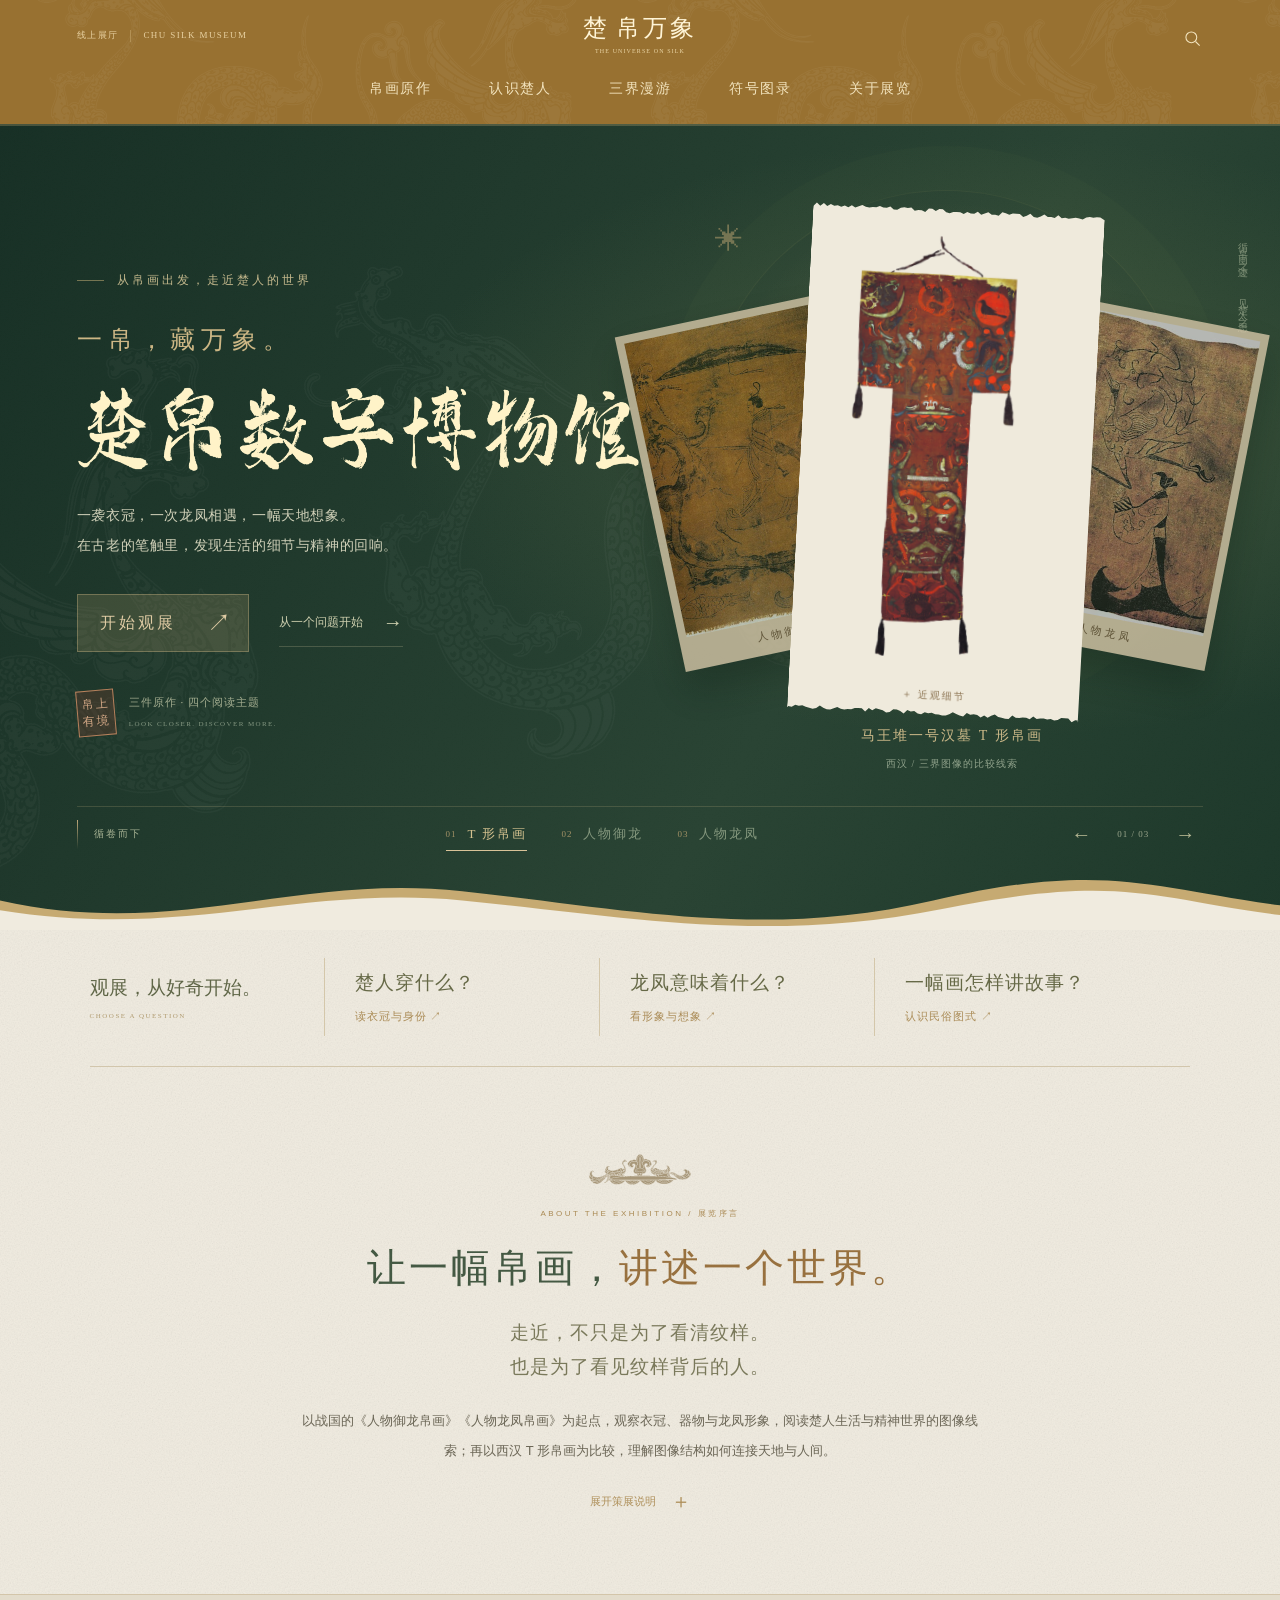
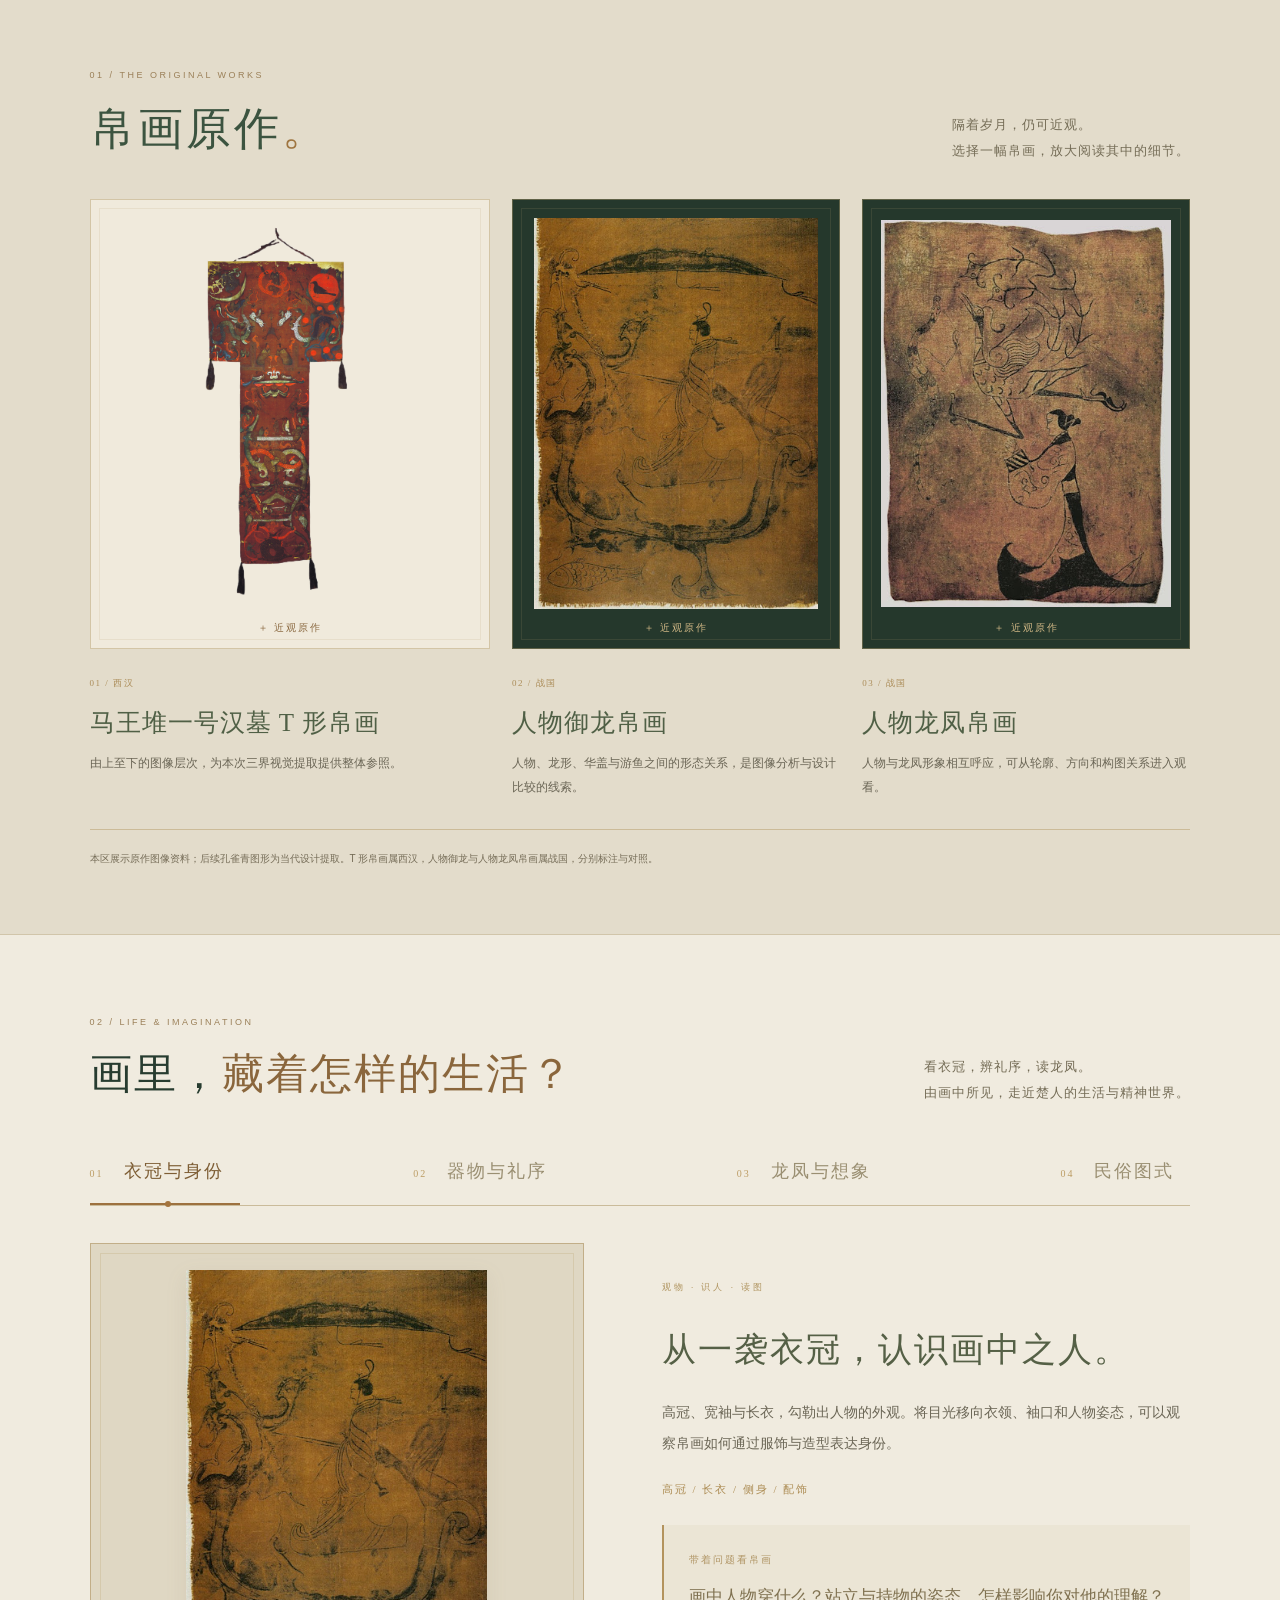
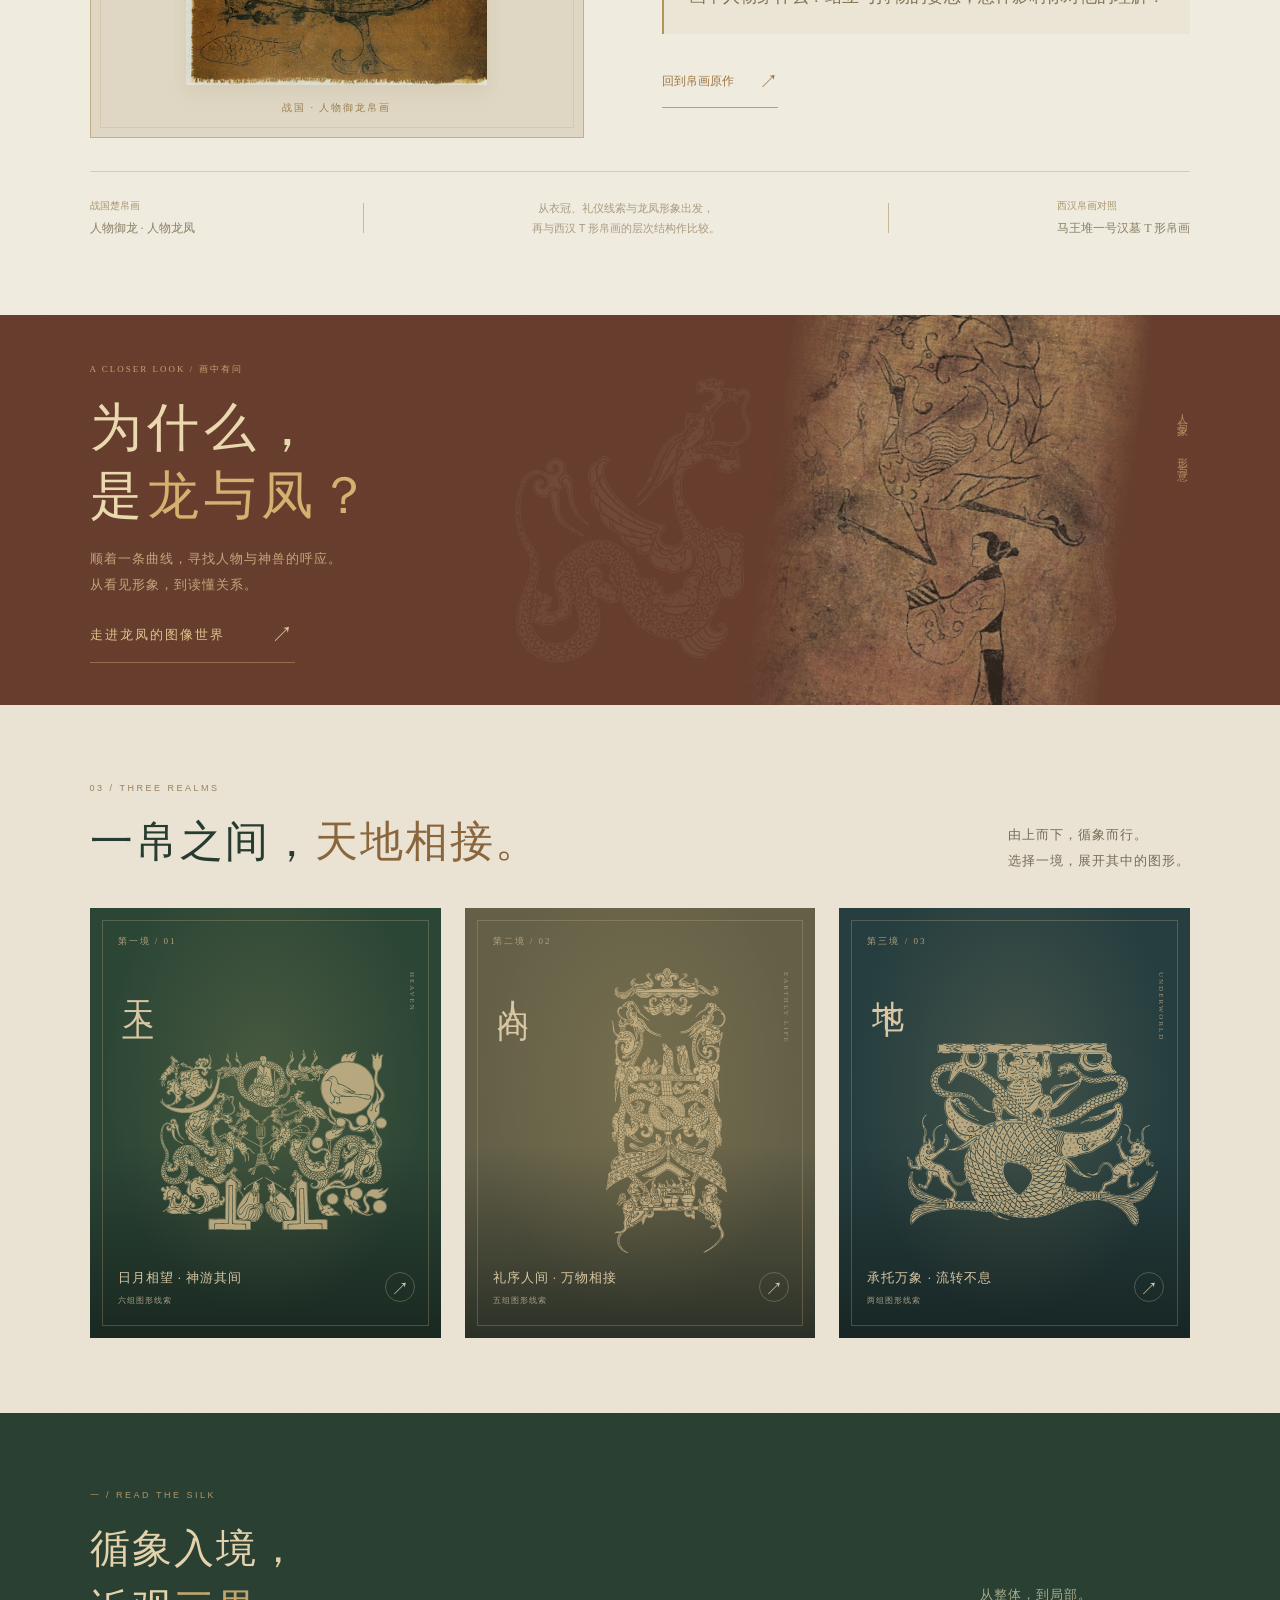
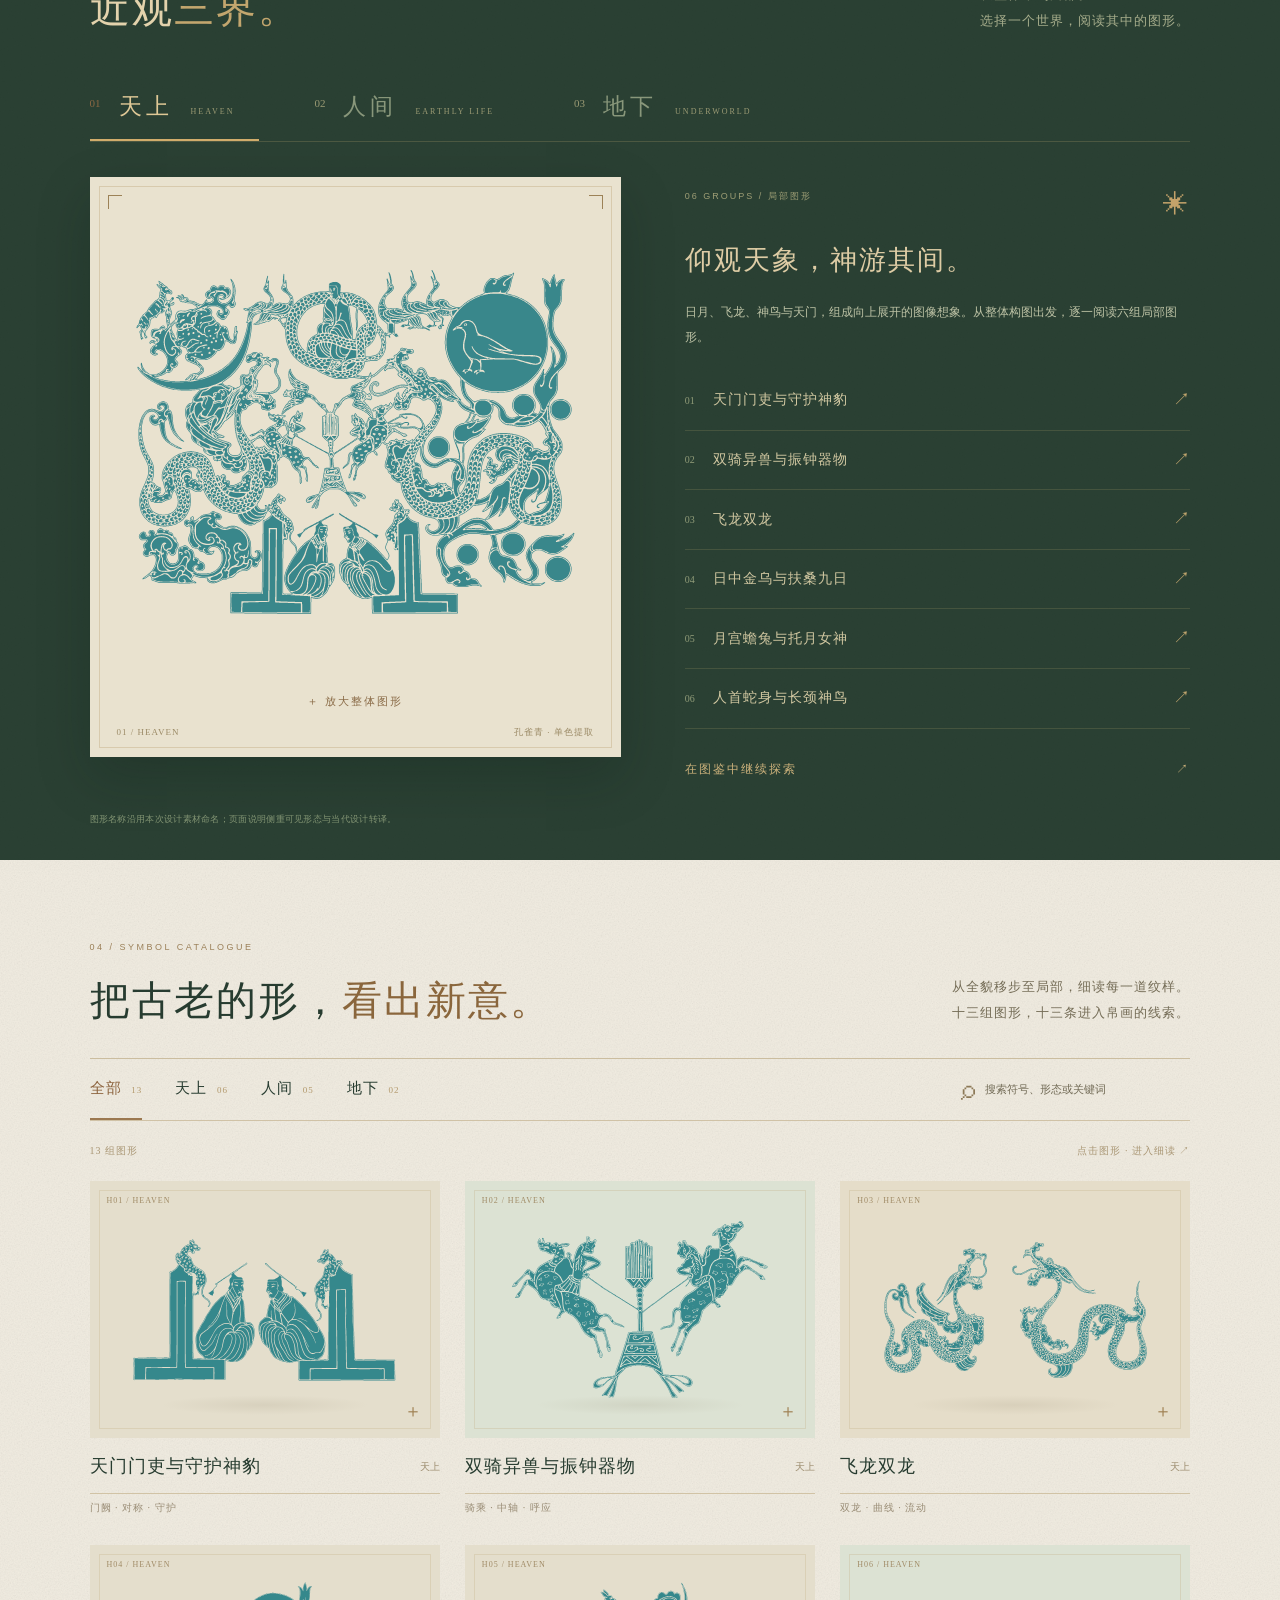
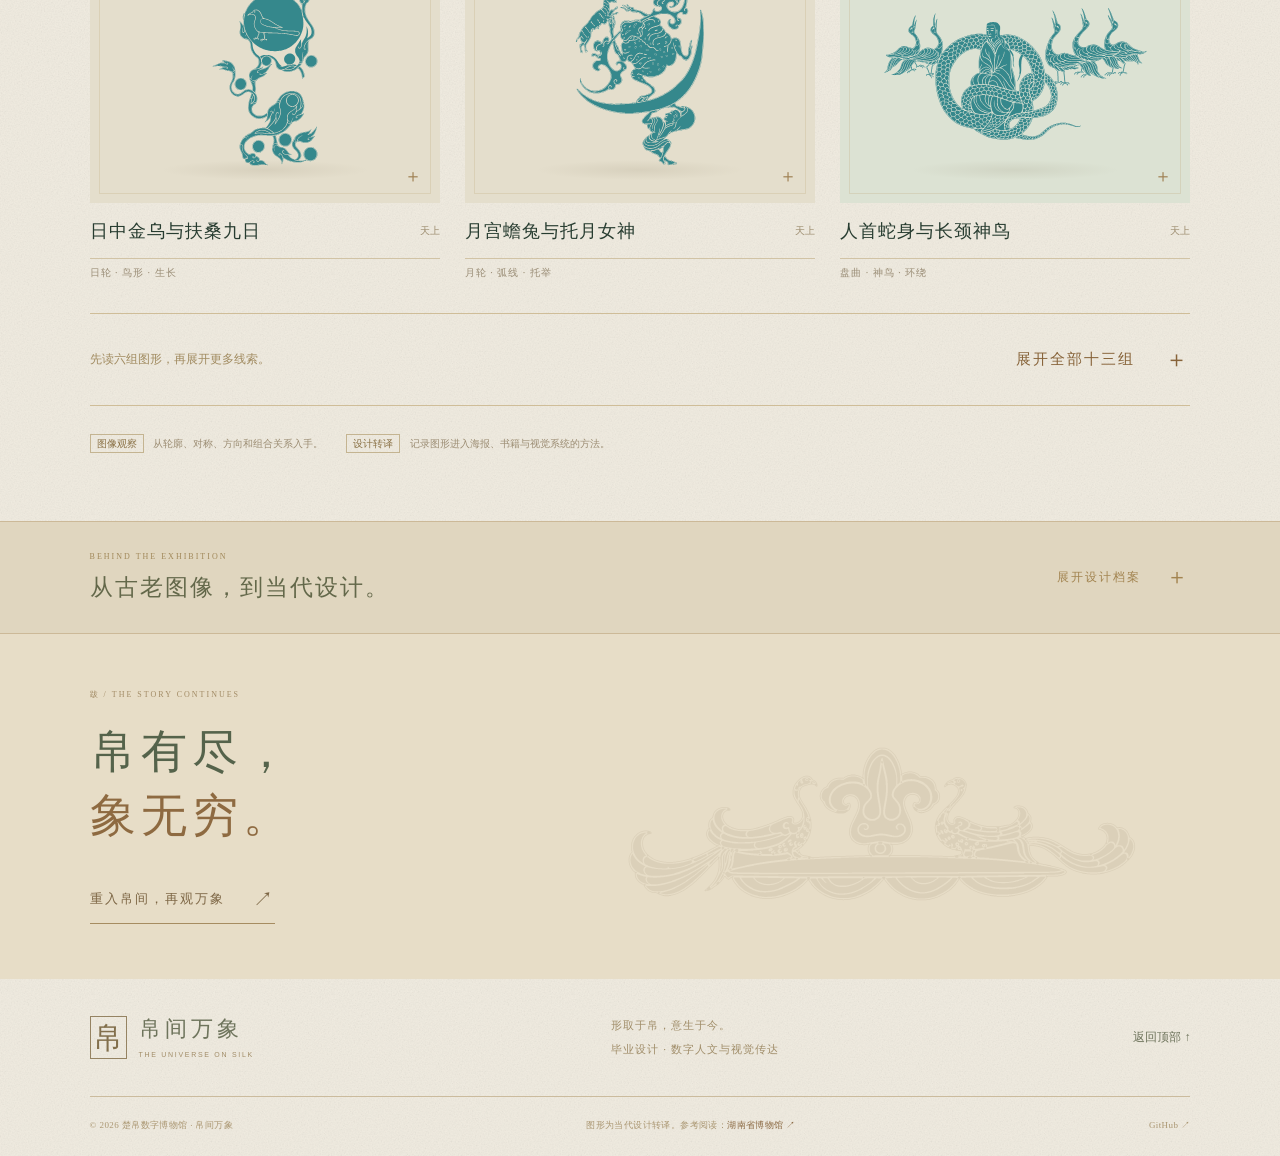
<file: index.html>
<!doctype html>
<html lang="zh-CN"><head><meta charset="UTF-8"><meta name="viewport" content="width=device-width, initial-scale=1"><meta name="theme-color" content="#233e30"><meta name="description" content="从帛画出发，走近楚人的世界。近观人物御龙、人物龙凤与T形帛画，阅读衣冠、礼序、龙凤与民俗图式，探索三界和十三组原创图形。"><title>楚帛数字博物馆 · 一帛，见天地万象</title><link rel="icon" type="image/svg+xml" href="assets/favicon.svg"><link rel="stylesheet" href="styles.css?v=3"><script src="silk-data.js?v=20261118" defer></script><script src="app.js?v=3" defer></script><link rel="stylesheet" href="museum.css?v=7"><script src="museum.js?v=7" defer></script><link rel="stylesheet" href="exhibition.css?v=2"><script src="exhibition.js?v=1" defer></script></head>
<body><a class="skip-link" href="#realms">跳转到三界导览</a>
<header class="header museum-header editorial-header"><span class="edition-label">线上展厅 <i></i> CHU SILK MUSEUM</span><a class="brand" href="#home" aria-label="楚帛数字博物馆首页"><span class="brand-mark" aria-hidden="true">楚</span><span class="brand-name">帛万象</span><small class="brand-subtitle">THE UNIVERSE ON SILK</small></a><nav class="nav" id="navigation" aria-label="主导航"><a href="#originals">帛画原作</a><a href="#chu-life">认识楚人</a><a href="#realms">三界漫游</a><a href="#atlas">符号图录</a><a href="#prologue">关于展览</a></nav><button class="museum-search" type="button" aria-label="搜索符号图录"><svg viewBox="0 0 24 24" width="20" height="20" aria-hidden="true"><circle cx="10" cy="10" r="6.5" fill="none" stroke="currentColor" stroke-width="1.3"/><path d="m15 15 5 5" stroke="currentColor" stroke-width="1.3"/></svg></button><button class="menu-toggle" aria-expanded="false" aria-controls="navigation" aria-label="打开导航" type="button"><span></span><span></span></button><div class="reading-progress" aria-hidden="true"></div></header>
<main><section class="hero museum-hero editorial-hero" id="home" aria-labelledby="hero-title"><div class="hero-noise" aria-hidden="true"></div><img class="hero-line-pattern" src="assets/silk/heaven-04.svg" alt="" aria-hidden="true"><div class="editorial-hero-inner"><div class="hero-copy"><p class="exhibition-kicker"><span></span> 从帛画出发，走近楚人的世界</p><p class="hero-overline">一帛，藏万象。</p><h1 id="hero-title" class="calligraphy-title"><img src="assets/title-calligraphy.svg" alt="楚帛数字博物馆" width="8157" height="1257" fetchpriority="high"></h1><p class="hero-description">一袭衣冠，一次龙凤相遇，一幅天地想象。<br>在古老的笔触里，发现生活的细节与精神的回响。</p><div class="editorial-hero-actions"><a class="exhibition-enter" id="hero-enter" href="#originals"><span>开始观展</span><span class="round-arrow" aria-hidden="true">↗</span></a><a class="hero-quiet-link" href="#chu-life">从一个问题开始 <span>→</span></a></div><div class="hero-micro"><span class="micro-seal">帛上<br>有境</span><p>三件原作 · 四个阅读主题<br><small>LOOK CLOSER. DISCOVER MORE.</small></p></div></div><div class="artifact-stage" id="hero-stage-image"><div class="stage-halo"></div><div class="stage-vertical-text">循帛画之迹 · 见楚人之思</div><div class="artifact-back back-one" aria-hidden="true"><img src="assets/originals/dragon.jpg" alt=""><span>人物御龙</span></div><div class="artifact-back back-two" aria-hidden="true"><img src="assets/originals/phoenix.jpg" alt=""><span>人物龙凤</span></div><button class="artifact-front" id="hero-artwork-open" type="button" aria-label="查看马王堆一号汉墓T形帛画"><img id="exhibit-art" src="assets/originals/t-banner-user.png" alt="马王堆一号汉墓T形帛画原作" fetchpriority="high"><span class="artifact-zoom">＋ 近观细节</span></button><div class="artifact-caption"><span id="hero-caption-title">马王堆一号汉墓 T 形帛画</span><small id="hero-caption-note">西汉 / 三界图像的比较线索</small></div><span class="stage-star" aria-hidden="true">✳</span></div><div class="hero-stage-bottom"><a class="scroll-cue" href="#prologue"><span class="scroll-stem"></span>循卷而下</a><div class="hero-scenes" role="group" aria-label="切换首页原作"><button data-hero-scene="t-banner" aria-pressed="true" aria-controls="hero-stage-image" type="button"><b>01</b>T 形帛画<span></span></button><button data-hero-scene="dragon" aria-pressed="false" aria-controls="hero-stage-image" type="button"><b>02</b>人物御龙<span></span></button><button data-hero-scene="phoenix" aria-pressed="false" aria-controls="hero-stage-image" type="button"><b>03</b>人物龙凤<span></span></button></div><div class="hero-paging"><button id="hero-prev" type="button" aria-label="上一幅原作">←</button><span id="hero-position">01 / 03</span><button id="hero-next" type="button" aria-label="下一幅原作">→</button></div></div></div><svg class="chapter-wave" viewBox="0 0 1440 90" preserveAspectRatio="none" aria-hidden="true"><path d="M0 40C200 105 330-5 520 25S860 104 1050 40S1290 18 1440 48V90H0Z" fill="#c6aa72"/><path d="M0 56C210 105 335 14 520 40S860 112 1060 54S1290 35 1440 64V90H0Z" fill="#f0ebdf"/></svg></section>
<div class="discovery-strip wrap"><div><span>观展，从好奇开始。</span><small>CHOOSE A QUESTION</small></div><a href="#chu-life" data-life-route="dress"><b>楚人穿什么？</b><span>读衣冠与身份 ↗</span></a><a href="#chu-life" data-life-route="belief"><b>龙凤意味着什么？</b><span>看形象与想象 ↗</span></a><a href="#chu-life" data-life-route="pattern"><b>一幅画怎样讲故事？</b><span>认识民俗图式 ↗</span></a></div>
<section class="prologue-section wrap editorial-prologue" id="prologue" aria-labelledby="prologue-title"><div class="prologue-ornament" aria-hidden="true"><img src="assets/silk/earth-02.svg" alt=""></div><p class="eyebrow">ABOUT THE EXHIBITION / 展览序言</p><h2 id="prologue-title">让一幅帛画，<em>讲述一个世界。</em></h2><p class="prologue-lead">走近，不只是为了看清纹样。<br>也是为了看见纹样背后的人。</p><p class="prologue-body">以战国的《人物御龙帛画》《人物龙凤帛画》为起点，观察衣冠、器物与龙凤形象，阅读楚人生活与精神世界的图像线索；再以西汉 T 形帛画为比较，理解图像结构如何连接天地与人间。</p><details class="curator-note"><summary>展开策展说明 <span aria-hidden="true">＋</span></summary><div><p>本展将原作观看、主题阅读与当代视觉提取连在一起。先看原作，再读细节，最后进入符号图录。战国楚帛画与西汉 T 形帛画分别标注年代，便于比较。</p><p>帛画呈现的是特定情境下的图像线索。页面区分图像中可见的形态与当代设计转译，具体历史解释仍需结合原作与研究理解。</p></div></details></section>
<section class="originals-section" id="originals" aria-labelledby="originals-title"><div class="wrap"><div class="museum-section-head"><div><p class="eyebrow">01 / THE ORIGINAL WORKS</p><h2 id="originals-title">帛画原作<span class="heading-dot">。</span></h2></div><p>隔着岁月，仍可近观。<br>选择一幅帛画，放大阅读其中的细节。</p></div><div class="originals-grid" aria-label="三件帛画原作"><article class="original-item"><button class="original-picture" type="button" data-original="t-banner" aria-label="查看马王堆一号汉墓 T 形帛画原作资料图"><img src="assets/originals/t-banner-user.png" alt="马王堆一号汉墓 T 形帛画原作资料图" loading="lazy"><span>＋ 近观原作</span></button><div class="original-label"><small>01 / 西汉</small><h3>马王堆一号汉墓 T 形帛画</h3><p>由上至下的图像层次，为本次三界视觉提取提供整体参照。</p></div></article><article class="original-item"><button class="original-picture" type="button" data-original="dragon" aria-label="查看人物御龙帛画原作资料图"><img src="assets/originals/dragon.jpg" alt="人物御龙帛画原作资料图" loading="lazy"><span>＋ 近观原作</span></button><div class="original-label"><small>02 / 战国</small><h3>人物御龙帛画</h3><p>人物、龙形、华盖与游鱼之间的形态关系，是图像分析与设计比较的线索。</p></div></article><article class="original-item"><button class="original-picture" type="button" data-original="phoenix" aria-label="查看人物龙凤帛画原作资料图"><img src="assets/originals/phoenix.jpg" alt="人物龙凤帛画原作资料图" loading="lazy"><span>＋ 近观原作</span></button><div class="original-label"><small>03 / 战国</small><h3>人物龙凤帛画</h3><p>人物与龙凤形象相互呼应，可从轮廓、方向和构图关系进入观看。</p></div></article></div><p class="originals-note">本区展示原作图像资料；后续孔雀青图形为当代设计提取。T 形帛画属西汉，人物御龙与人物龙凤帛画属战国，分别标注与对照。</p></div></section>
<section id="chu-life" class="chu-life-section" aria-labelledby="chu-life-title"><div class="wrap"><div class="museum-section-head"><div><p class="eyebrow">02 / LIFE & IMAGINATION</p><h2 id="chu-life-title">画里，<em>藏着怎样的生活？</em></h2></div><p>看衣冠，辨礼序，读龙凤。<br>由画中所见，走近楚人的生活与精神世界。</p></div><div class="life-tabs" role="tablist" aria-label="楚人生活与民俗图式"><button type="button" role="tab" id="life-tab-dress" data-life="dress" aria-selected="true" aria-controls="life-panel" tabindex="0"><small>01</small>衣冠与身份</button><button type="button" role="tab" id="life-tab-ritual" data-life="ritual" aria-selected="false" aria-controls="life-panel" tabindex="-1"><small>02</small>器物与礼序</button><button type="button" role="tab" id="life-tab-belief" data-life="belief" aria-selected="false" aria-controls="life-panel" tabindex="-1"><small>03</small>龙凤与想象</button><button type="button" role="tab" id="life-tab-pattern" data-life="pattern" aria-selected="false" aria-controls="life-panel" tabindex="-1"><small>04</small>民俗图式</button></div><div class="life-layout" role="tabpanel" id="life-panel" aria-labelledby="life-tab-dress"><figure class="life-figure"><img id="life-image" src="assets/originals/dragon.jpg" alt="人物御龙帛画"><figcaption id="life-type">战国 · 人物御龙帛画</figcaption></figure><div class="life-copy"><span class="life-side-label">观物 · 识人 · 读图</span><h3 id="life-title">从一袭衣冠，认识画中之人。</h3><p id="life-body">高冠、宽袖与长衣，勾勒出人物的外观。将目光移向衣领、袖口和人物姿态，可以观察帛画如何通过服饰与造型表达身份。</p><p class="life-tags" id="life-tags">高冠 / 长衣 / 侧身 / 配饰</p><div class="life-question"><small>带着问题看帛画</small><p id="life-question">画中人物穿什么？站立与持物的姿态，怎样影响你对他的理解？</p></div><a href="#originals" class="inline-link">回到帛画原作 <span>↗</span></a></div></div><div class="period-bridge"><span>战国楚帛画<br><b>人物御龙 · 人物龙凤</b></span><i></i><p>从衣冠、礼仪线索与龙凤形象出发，<br>再与西汉 T 形帛画的层次结构作比较。</p><i></i><span>西汉帛画对照<br><b>马王堆一号汉墓 T 形帛画</b></span></div></div></section>
<section class="story-feature" aria-labelledby="story-feature-title"><div class="wrap"><div class="story-copy"><p class="eyebrow">A CLOSER LOOK / 画中有问</p><h2 id="story-feature-title">为什么，<br>是<em>龙与凤？</em></h2><p>顺着一条曲线，寻找人物与神兽的呼应。<br>从看见形象，到读懂关系。</p><a href="#chu-life" data-life-route="belief">走进龙凤的图像世界 <span>↗</span></a></div><img class="story-original" src="assets/originals/phoenix.jpg" alt="人物龙凤帛画中的人物与龙凤形象" loading="lazy"><img class="story-line" src="assets/silk/heaven-04.svg" alt="" aria-hidden="true" loading="lazy"><span class="story-vertical">人与象 · 形与意</span></div></section>
<section class="gates-section" aria-labelledby="gates-title"><div class="wrap"><div class="museum-section-head"><div><p class="eyebrow">03 / THREE REALMS</p><h2 id="gates-title">一帛之间，<em>天地相接。</em></h2></div><p>由上而下，循象而行。<br>选择一境，展开其中的图形。</p></div><div class="exhibition-gates"><a class="exhibition-gate gate-heaven" href="#realms" data-enter-realm="heaven"><div class="gate-frame"></div><span class="gate-index">第一境 / 01</span><h3>天上</h3><span class="gate-en">HEAVEN</span><img src="assets/silk/heaven-01.svg?v=20261118" alt="天上整体图形" loading="lazy"><div class="gate-footer"><span>日月相望 · 神游其间<small>六组图形线索</small></span><span class="gate-arrow">↗</span></div></a><a class="exhibition-gate gate-earth" href="#realms" data-enter-realm="earth"><div class="gate-frame"></div><span class="gate-index">第二境 / 02</span><h3>人间</h3><span class="gate-en">EARTHLY LIFE</span><img src="assets/silk/earth-01.svg" alt="人间整体图形" loading="lazy"><div class="gate-footer"><span>礼序人间 · 万物相接<small>五组图形线索</small></span><span class="gate-arrow">↗</span></div></a><a class="exhibition-gate gate-underworld" href="#realms" data-enter-realm="underworld"><div class="gate-frame"></div><span class="gate-index">第三境 / 03</span><h3>地下</h3><span class="gate-en">UNDERWORLD</span><img src="assets/silk/underworld-01.svg" alt="地下整体图形" loading="lazy"><div class="gate-footer"><span>承托万象 · 流转不息<small>两组图形线索</small></span><span class="gate-arrow">↗</span></div></a></div></div></section>
<section class="realm-section" id="realms" aria-labelledby="realm-heading"><div class="wrap"><div class="section-head light"><div><p class="eyebrow">一 / READ THE SILK</p><h2 id="realm-heading">循象入境，<br>近观<em>三界。</em></h2></div><p>从整体，到局部。<br>选择一个世界，阅读其中的图形。</p></div><div class="realm-tabs" role="tablist" aria-label="选择叙事层级"></div><div class="realm-layout" id="realm-panel" role="tabpanel"><div class="realm-image"><span class="image-corner corner-tl"></span><span class="image-corner corner-tr"></span><button class="realm-whole" id="realm-whole" type="button" aria-label="放大整体图形"><img id="realm-art" src="assets/silk/heaven-01.svg?v=20261118" alt="天上整体图形" loading="lazy"><span>＋ 放大整体图形</span></button><div class="realm-image-foot"><span id="realm-image-label">01 / HEAVEN</span><span>孔雀青 · 单色提取</span></div></div><div class="realm-info"><div class="realm-heading-row"><span id="realm-count">06 GROUPS</span><span class="tiny-star">✳</span></div><h3 id="realm-title">仰观天象，神游其间。</h3><p id="realm-description"></p><div class="realm-parts" aria-label="当前层级的局部图形"></div><a class="realm-atlas-link" href="#atlas" id="view-realm-atlas">在图鉴中继续探索 <span>↗</span></a></div></div><p class="realm-footnote">图形名称沿用本次设计素材命名；页面说明侧重可见形态与当代设计转译。</p></div></section>
<section class="atlas-section wrap" id="atlas" aria-labelledby="atlas-heading"><div class="section-head"><div><p class="eyebrow">04 / SYMBOL CATALOGUE</p><h2 id="atlas-heading">把古老的形，<em>看出新意。</em></h2></div><p>从全貌移步至局部，细读每一道纹样。<br>十三组图形，十三条进入帛画的线索。</p></div><div class="atlas-toolbar"><div class="filters" role="group" aria-label="筛选符号"><button data-filter="all" aria-pressed="true" type="button">全部 <small>13</small></button><button data-filter="heaven" aria-pressed="false" type="button">天上 <small>06</small></button><button data-filter="earth" aria-pressed="false" type="button">人间 <small>05</small></button><button data-filter="underworld" aria-pressed="false" type="button">地下 <small>02</small></button></div><label class="search"><span aria-hidden="true">⌕</span><input type="search" id="symbol-search" aria-label="搜索符号名称或特征" placeholder="搜索符号、形态或关键词" autocomplete="off"></label></div><div class="atlas-status"><span id="result-count" aria-live="polite">13 组图形</span><span>点击图形 · 进入细读 ↗</span></div><div class="symbol-grid"></div><div class="gallery-expand"><span id="gallery-shown" aria-live="polite">先读六组图形，再展开更多线索。</span><button id="gallery-more" type="button" aria-expanded="false">展开全部十三组 <span>＋</span></button></div><div class="empty-state" hidden><span>没有找到对应的图形。</span><button id="clear-search" type="button">清除筛选，查看全部 →</button></div><p class="atlas-note"><span>图像观察</span> 从轮廓、对称、方向和组合关系入手。 <span>设计转译</span> 记录图形进入海报、书籍与视觉系统的方法。</p></section>
<details class="design-annex" id="design-annex"><summary><span><small>BEHIND THE EXHIBITION</small><b>从古老图像，到当代设计。</b></span><span class="annex-action">展开设计档案 <i>＋</i></span></summary><section class="process-section" id="process" aria-labelledby="process-heading"><div class="wrap"><div class="section-head"><div><p class="eyebrow">三 / DESIGN TRANSLATION</p><h2 id="process-heading">由古入今，<br><em>取形而生。</em></h2></div><p>形态提取 → 单色归纳 → 色彩转译 → 设计应用<br>让一套图形，走向更完整的视觉表达。</p></div><div class="process-feature"><div class="process-art"><span class="mini-label">形态提取 / FORM EXTRACTION</span><img src="assets/silk/heaven-04.svg" alt="飞龙双龙的孔雀青形态提取" loading="lazy"><span class="graphic-caption">飞龙双龙 · 保留轮廓与内部纹理</span></div><div class="process-copy"><p class="eyebrow">01 → 04 / A VISUAL SYSTEM</p><h3>取其形，<br>续其生。</h3><ol class="process-steps"><li><b>01</b><div><h4>解构 · 阅读图像</h4><p>从三界结构梳理人物、神兽、器物及其组合关系。</p></div></li><li><b>02</b><div><h4>提取 · 统一形态</h4><p>保留辨识度与纹样细节，以孔雀青建立统一图形语言。</p></div></li><li><b>03</b><div><h4>转译 · 建立色彩</h4><p>以单色提取为基础，延展展板中的紫、蓝与暖色搭配。</p></div></li><li><b>04</b><div><h4>应用 · 连接生活</h4><p>将图形带入书籍、折页、文创与系列海报。</p></div></li></ol></div></div><div class="color-system"><div><p class="eyebrow">COLOR LANGUAGE</p><h3>孔雀青为骨，<br>万象之色为翼。</h3><p>孔雀青保留图形原貌，墨色与古金营造展厅；<br>多色转译与应用成果见下方中期展板。</p></div><div class="swatches"><div style="--swatch:#288f94"><span>孔雀青</span><small>#288F94</small></div><div style="--swatch:#f6f4ed" class="paper-swatch"><span>帛白</span><small>#F6F4ED</small></div><div style="--swatch:#ef4b2b"><span>朱红</span><small>#EF4B2B</small></div><div style="--swatch:#5350cf"><span>靛紫</span><small>#5350CF</small></div><div style="--swatch:#b59ce5"><span>浅紫</span><small>#B59CE5</small></div></div></div></div></section>
<section class="archive-section wrap" id="archive" aria-labelledby="archive-heading"><div class="section-head"><div><p class="eyebrow">四 / CREATIVE ARCHIVE</p><h2 id="archive-heading">将万象，<em>收为一卷。</em></h2></div><p>完整记录中期阶段的视觉探索。<br>图形、色彩与应用，在此汇合。</p></div><div class="archive-layout"><button class="board-preview" id="open-board" type="button"><div class="board-window"><img src="assets/silk/exhibition-preview.webp" alt="帛间万象研究生中期成果展板，包含图形提取、色彩转译、文创及海报" loading="lazy"></div><span>中期成果展板 <i>＋ 点击查看全图</i></span></button><div class="archive-copy"><span class="archive-tag">DESIGN IN PROGRESS / 中期成果</span><h3>帛间万象<br><small>THE UNIVERSE ON SILK</small></h3><p>以帛画图像为线索，将三界结构中的视觉元素重新梳理，形成从图形提取到设计应用的完整探索。</p><dl class="archive-list"><div><dt>图形系统</dt><dd>三界整体与局部符号的单色提取</dd></div><div><dt>色彩转译</dt><dd>原画色彩与当代配色的视觉对照</dd></div><div><dt>应用探索</dt><dd>书籍、折页、文创及系列海报</dd></div></dl><a class="inline-link" href="assets/silk/exhibition-board.jpg" download="帛间万象-中期成果展板.jpg">下载中期展板 <span>↓</span></a><p class="archive-credit">设计 / 邢远康<br>指导教师 / 李金涛<br>武汉工程大学 · 艺术设计学院</p></div></div></section>
</details><section class="closing"><div class="wrap"><p class="eyebrow">跋 / THE STORY CONTINUES</p><h2>帛有尽，<br><em>象无穷。</em></h2><a href="#atlas" class="button">重入帛间，再观万象 <span>↗</span></a><img src="assets/silk/earth-02.svg" alt="" aria-hidden="true" loading="lazy"></div></section></main>
<footer class="footer wrap museum-footer"><a class="brand" href="#home"><span class="brand-mark" aria-hidden="true">帛</span><span>帛间万象<small>THE UNIVERSE ON SILK</small></span></a><p>形取于帛，意生于今。<br>毕业设计 · 数字人文与视觉传达</p><a href="#home">返回顶部 ↑</a><div class="footer-bottom"><span>© 2026 楚帛数字博物馆 · 帛间万象</span><span>图形为当代设计转译。参考阅读：<a href="https://www.hnmuseum.com/" target="_blank" rel="noopener noreferrer">湖南省博物馆 ↗</a></span><a href="https://github.com/sun777kkk/yulong-rujing" target="_blank" rel="noopener noreferrer">GitHub ↗</a></div></footer>
<dialog id="detail-dialog" aria-labelledby="detail-title"><div class="dialog-top"><span id="detail-kicker">SYMBOL / 图形细读</span><button class="close-dialog" type="button" aria-label="关闭详情">关闭 ×</button></div><div class="dialog-body"><div class="detail-visual"><div class="zoom-viewport"><img id="detail-image" src="assets/silk/heaven-04.svg" alt=""></div><div class="zoom-controls"><button type="button" id="zoom-out" aria-label="缩小图形">−</button><output id="zoom-level">100%</output><button type="button" id="zoom-in" aria-label="放大图形">＋</button><button type="button" id="zoom-reset">复位</button></div><p class="zoom-hint">放大后可在图像区域滚动查看细节</p></div><div class="detail-copy"><p class="eyebrow" id="detail-realm"></p><h2 id="detail-title"></h2><p id="detail-tags"></p><div id="detail-analysis"><h3>图像观察</h3><p id="detail-observation"></p><h3>设计转译</h3><p id="detail-translation"></p></div><p class="detail-note" id="detail-note">名称沿用设计素材。形态说明为图像观察，转译为当代设计思路。</p><a class="button" id="detail-download" download>下载 SVG <span>↓</span></a><div class="detail-paging"><button type="button" id="prev-symbol">← 上一个</button><span id="detail-position"></span><button type="button" id="next-symbol">下一个 →</button></div></div></div></dialog>
<noscript><div class="no-script">请启用浏览器 JavaScript 以使用三界切换、图鉴搜索与放大功能。你仍可浏览设计说明与中期展板。</div></noscript><dialog id="original-dialog" class="original-modal" aria-labelledby="original-title"><div class="dialog-top"><span>THE ORIGINAL WORK / 原作细读</span><button type="button" id="original-close" class="close-dialog" aria-label="关闭原作详情">关闭 ×</button></div><div class="original-modal-content"><div class="original-photo-scroll"><img id="original-large" alt=""></div><div class="original-modal-label"><p class="eyebrow" id="original-era"></p><h2 id="original-title"></h2><p id="original-description"></p><div class="zoom-controls"><button id="original-zoom-out" type="button" aria-label="缩小原作">−</button><output id="original-zoom">100%</output><button id="original-zoom-in" type="button" aria-label="放大原作">＋</button></div><p class="original-photo-note">保留画面原貌，放大后可滚动查看细节。</p></div></div></dialog><script src="originals.js?v=2" defer></script><script src="chu-life.js?v=1" defer></script></body></html>
</file>
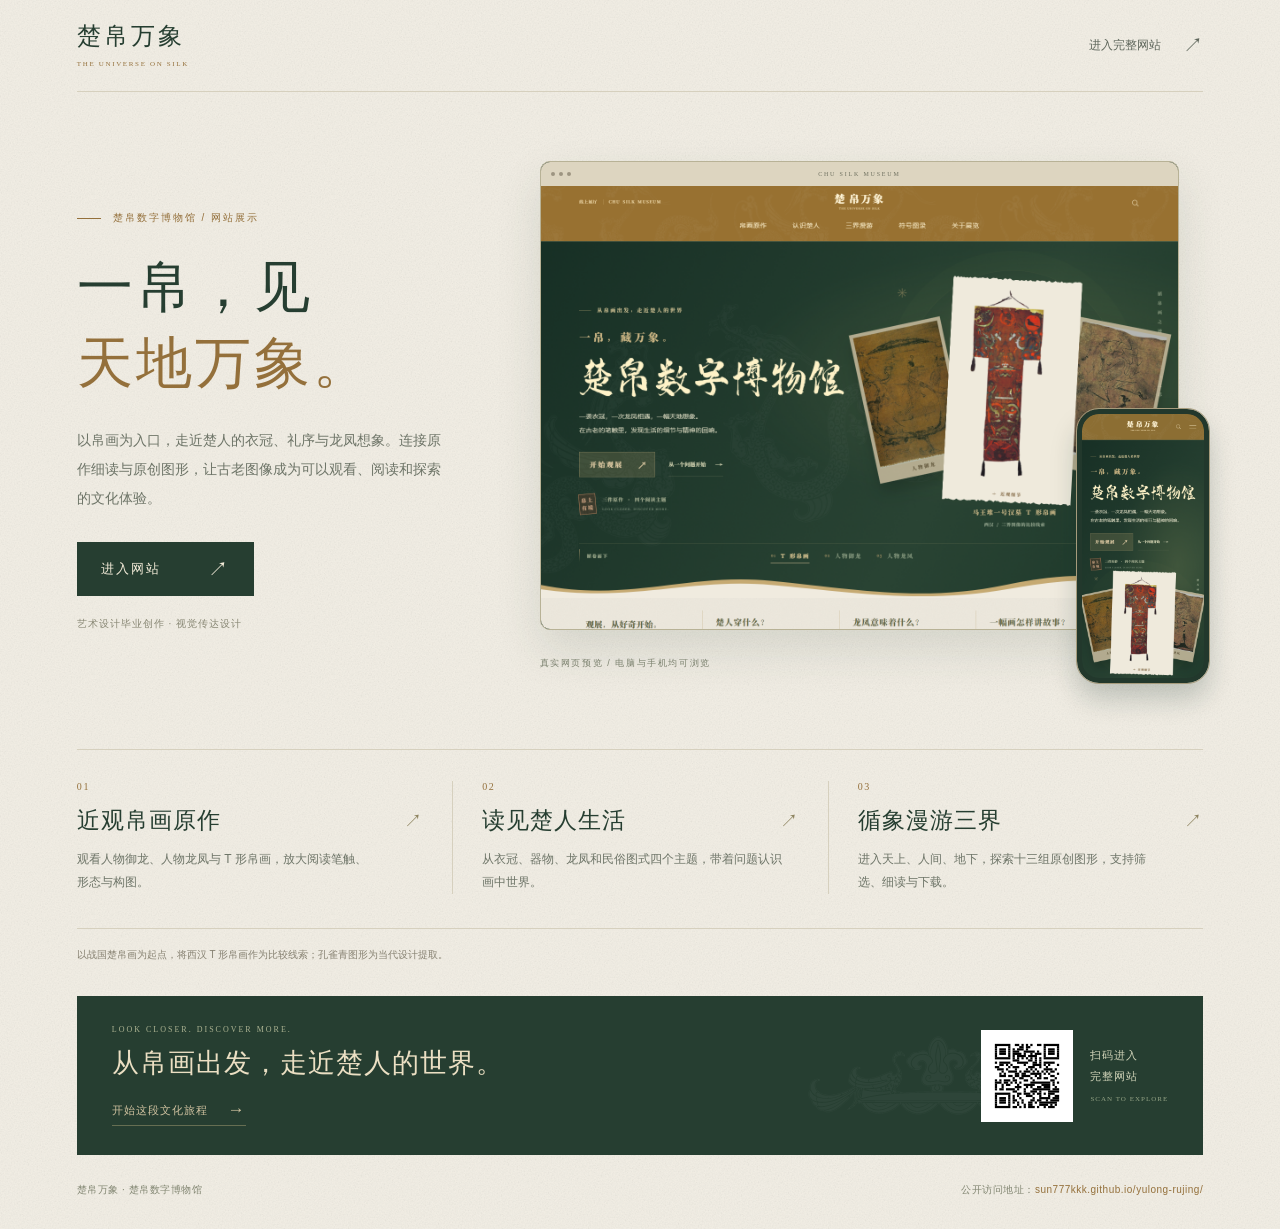
<file: showcase.html>
<!doctype html>
<html lang="zh-CN">
<head>
  <meta charset="UTF-8">
  <meta name="viewport" content="width=device-width,initial-scale=1">
  <meta name="theme-color" content="#263e31">
  <meta name="description" content="楚帛数字博物馆简易展示页：从原作观看、文化阅读到三界图录，了解楚帛万象的设计与体验。">
  <meta property="og:title" content="楚帛万象 · 网站展示">
  <meta property="og:description" content="一帛，见天地万象。从帛画出发，走近楚人的世界。">
  <meta property="og:image" content="https://sun777kkk.github.io/yulong-rujing/assets/showcase/desktop.png">
  <title>楚帛万象 · 网站展示</title>
  <link rel="icon" href="assets/favicon.svg" type="image/svg+xml">
  <style>
    :root{--paper:#f2eee4;--ink:#263e31;--gold:#94703b;--muted:#6d7467;--line:#d6d0be;--serif:"Noto Serif SC","Songti SC","SimSun",serif;--sans:"Microsoft YaHei","PingFang SC",sans-serif;color-scheme:light;scroll-behavior:smooth}
    *{box-sizing:border-box}body{margin:0;background:var(--paper) url('assets/silk/paper-grain.svg');color:var(--ink);font-family:var(--sans);-webkit-font-smoothing:antialiased}a{color:inherit;text-decoration:none}a:focus-visible{outline:2px solid var(--gold);outline-offset:6px}img{display:block;max-width:100%}p,h1,h2,h3,figure{margin:0}.wrap{width:min(1180px,88%);margin-inline:auto}
    .topbar{height:92px;border-bottom:1px solid var(--line);display:flex;align-items:center;justify-content:space-between;gap:24px}.wordmark{font:24px/1.3 var(--serif);letter-spacing:3px}.wordmark small{display:block;font:7px/1.5 Georgia,serif;letter-spacing:1.65px;color:var(--gold);margin-top:7px}.toplink{font-size:12px;color:#5e665b;display:flex;align-items:center;gap:22px}.toplink span{font-size:20px}
    .hero{padding:62px 0 59px;display:grid;grid-template-columns:.76fr 1.24fr;align-items:center;gap:56px}.kicker{font-size:10px;letter-spacing:2px;color:var(--gold);display:flex;align-items:center;gap:12px}.kicker:before{content:"";display:block;width:24px;height:1px;background:var(--gold)}h1{font:56px/1.35 var(--serif);letter-spacing:3px;margin-top:25px;font-weight:400}h1 em{color:var(--gold);font-style:normal}.intro{font-size:14px;line-height:2.05;color:var(--muted);max-width:365px;margin-top:25px}.primary{display:inline-flex;align-items:center;justify-content:space-between;gap:47px;padding:16px 23px;background:var(--ink);color:#f5edda;font-size:13px;letter-spacing:2px;margin-top:29px;border:1px solid var(--ink);transition:background .2s}.primary span{font-size:20px;line-height:1}.primary:hover{background:#405b46}.project-note{font-size:10px;line-height:1.8;letter-spacing:1px;margin-top:19px;color:#888774}
    .preview{position:relative;padding:7px 24px 60px 0}.desktop{overflow:hidden;border:1px solid #b8b296;border-radius:10px;box-shadow:0 20px 45px #283e3020;background:var(--ink)}.browser{height:24px;background:#ddd5c0;display:flex;align-items:center;gap:4px;padding-left:10px;position:relative}.browser i{width:4px;height:4px;border-radius:50%;background:#9d9581}.browser small{position:absolute;inset:0;display:grid;place-items:center;font:6px Georgia,serif;letter-spacing:1.8px;color:#6f705f}.desktop img{width:100%;height:auto}.phone{position:absolute;right:-6px;bottom:7px;width:132px;border:5px solid #22382c;border-radius:22px;overflow:hidden;background:#22382c;box-shadow:0 16px 27px #102a2636;outline:1px solid #a69b7c}.phone img{width:100%;height:auto;border-radius:16px}.phone:after{content:"";position:absolute;top:7px;left:50%;transform:translateX(-50%);width:27px;height:4px;background:#15281e;border-radius:5px}.preview-caption{position:absolute;bottom:20px;left:0;font-size:9px;letter-spacing:1.6px;color:#7b816e}.preview-link{display:block}.preview-link:hover .desktop{box-shadow:0 22px 48px #283e3030}
    .highlights{border-top:1px solid var(--line);border-bottom:1px solid var(--line);padding:31px 0 34px;display:grid;grid-template-columns:repeat(3,1fr)}.highlight{padding:0 29px;border-left:1px solid var(--line)}.highlight:first-child{padding-left:0;border-left:0}.highlight:last-child{padding-right:0}.number{font:10px Georgia,serif;letter-spacing:1.6px;color:var(--gold);display:block;margin-bottom:12px}.highlight h2{font:23px/1.5 var(--serif);letter-spacing:1px;font-weight:400;display:flex;align-items:center;justify-content:space-between;gap:15px}.highlight h2 span{font:18px var(--sans);color:#8d835f;transition:transform .2s}.highlight:hover h2 span{transform:translate(2px,-2px)}.highlight p{font-size:12px;line-height:1.9;color:var(--muted);margin-top:10px;max-width:300px}.period-note{font-size:10px;color:#878272;line-height:1.9;margin-top:16px}
    .visit{margin-top:32px;background:var(--ink);padding:29px 35px;display:flex;align-items:center;justify-content:space-between;gap:40px;position:relative;isolation:isolate;overflow:hidden}.visit:after{content:"";position:absolute;width:270px;height:230px;right:130px;top:-35px;background:url('assets/silk/earth-02.svg') center/contain no-repeat;filter:brightness(0) invert(1);opacity:.035;z-index:-1}.visit .eyebrow{font:8px Georgia,serif;letter-spacing:2px;color:#acb392}.visit h2{font:27px/1.6 var(--serif);letter-spacing:1px;color:#ebdfc3;margin-top:8px;font-weight:400}.visit-link{display:inline-flex;gap:20px;align-items:center;font-size:11px;letter-spacing:1px;color:#d0c2a0;border-bottom:1px solid #b8aa7c70;padding:9px 0 5px;margin-top:6px}.visit-link span{font-size:17px}.qr{flex-shrink:0;display:flex;align-items:center;gap:17px;color:#d0d3b8}.qr img{width:92px;height:92px;background:white;padding:5px}.qr p{font-size:11px;line-height:1.9;letter-spacing:1px}.qr small{display:block;font:7px/1.7 Georgia,serif;color:#94a385;letter-spacing:1px;margin-top:7px}
    footer{padding:25px 0 30px;display:flex;justify-content:space-between;gap:20px;font-size:10px;color:#838773;letter-spacing:.5px;line-height:1.9}footer a{color:var(--gold)}
    @media(min-width:1440px){.hero{gap:66px}.preview{padding-right:26px}.phone{width:145px;right:-7px}}
    @media(max-width:1000px){.hero{gap:30px;grid-template-columns:.8fr 1.2fr;padding-top:50px}h1{font-size:45px}.intro{font-size:13px}.phone{width:108px;right:-5px}.preview{padding-right:18px;padding-bottom:55px}.preview-caption{font-size:8px}.highlight{padding-inline:20px}.highlight h2{font-size:21px}.highlight p{font-size:11px}.visit h2{font-size:24px}.qr{gap:12px}.qr img{width:84px;height:84px}}
    @media(max-width:700px){.wrap{width:88%}.topbar{height:83px;gap:15px}.wordmark{font-size:22px}.wordmark small{font-size:6px;letter-spacing:1.5px}.toplink{font-size:10px;gap:12px}.toplink span{font-size:18px}.hero{grid-template-columns:1fr;padding:38px 0 30px;gap:34px}.kicker{font-size:9px;letter-spacing:1.5px}h1{font-size:44px;margin-top:19px;line-height:1.4;letter-spacing:2px}h1 br{display:initial}.intro{font-size:13px;line-height:2;margin-top:18px;max-width:450px}.primary{margin-top:22px;padding:15px 21px;font-size:12px;gap:43px}.project-note{font-size:9px;margin-top:15px}.preview{padding:0 17px 55px 0}.desktop{border-radius:7px}.browser{height:18px}.browser small{font-size:4px;letter-spacing:1px}.browser i{width:3px;height:3px}.phone{width:104px;right:-3px;bottom:4px;border-width:4px;border-radius:16px}.phone img{border-radius:11px}.phone:after{top:6px;width:22px;height:3px}.preview-caption{bottom:16px;font-size:7px;letter-spacing:.9px;max-width:210px;line-height:1.8}.highlights{grid-template-columns:1fr;padding:0}.highlight,.highlight:first-child,.highlight:last-child{border:0;border-top:1px solid var(--line);padding:22px 0;display:grid;grid-template-columns:31px 1fr;column-gap:8px;align-items:start}.highlight:first-child{border-top:0}.number{margin-top:8px;grid-row:1/3;font-size:9px}.highlight h2{font-size:23px;letter-spacing:1px}.highlight p{font-size:12px;margin-top:8px;max-width:100%;grid-column:2;line-height:1.9}.period-note{font-size:9px;line-height:1.9;margin-top:14px}.visit{margin-top:26px;padding:25px 23px;display:block}.visit h2{font-size:24px;line-height:1.7;margin-top:10px}.visit-link{font-size:11px;margin-top:8px}.qr{margin-top:23px;padding-top:22px;border-top:1px solid #b0b59638;gap:18px}.qr img{width:82px;height:82px}.qr p{font-size:12px}.qr small{font-size:7px}.visit:after{right:-60px;top:0}footer{display:block;padding:23px 0 28px;font-size:9px}footer>span+span{display:block;margin-top:7px}}
    @media(max-width:370px){h1{font-size:39px}.toplink{font-size:9px;gap:8px}.wordmark{font-size:20px}.phone{width:96px}.preview-caption{max-width:175px}.visit h2{font-size:21px}}
    @media(prefers-reduced-motion:reduce){:root{scroll-behavior:auto}*{transition:none!important}}
    .phone:after{display:none}
    @media print{body{background:var(--paper)}.wrap{width:92%}.hero{padding-block:30px}.primary,.visit{-webkit-print-color-adjust:exact;print-color-adjust:exact}footer{padding-bottom:0}}
  </style>
</head>
<body>
  <header class="topbar wrap">
    <a class="wordmark" href="./" aria-label="进入楚帛数字博物馆">楚帛万象<small>THE UNIVERSE ON SILK</small></a>
    <a class="toplink" href="./">进入完整网站 <span aria-hidden="true">↗</span></a>
  </header>
  <main class="wrap">
    <section class="hero" aria-labelledby="title">
      <div class="hero-copy">
        <p class="kicker">楚帛数字博物馆 / 网站展示</p>
        <h1 id="title">一帛，见<br><em>天地万象。</em></h1>
        <p class="intro">以帛画为入口，走近楚人的衣冠、礼序与龙凤想象。连接原作细读与原创图形，让古老图像成为可以观看、阅读和探索的文化体验。</p>
        <a class="primary" href="./">进入网站 <span aria-hidden="true">↗</span></a>
        <p class="project-note">艺术设计毕业创作 · 视觉传达设计</p>
      </div>
      <div class="preview">
        <a class="preview-link" href="./" aria-label="打开完整网站，探索楚帛文化">
          <figure class="desktop"><div class="browser" aria-hidden="true"><i></i><i></i><i></i><small>CHU SILK MUSEUM</small></div><img src="assets/showcase/desktop.png" width="1440" height="1000" alt="楚帛数字博物馆电脑首页预览，展示书法标题与三件帛画原作" fetchpriority="high"></figure>
          <figure class="phone"><img src="assets/showcase/mobile.png" width="390" height="844" alt="网站在手机上的首页预览"></figure>
        </a>
        <p class="preview-caption">真实网页预览 / 电脑与手机均可浏览</p>
      </div>
    </section>
    <section class="highlights" aria-label="网站内容亮点">
      <a class="highlight" href="./#originals"><span class="number">01</span><h2>近观帛画原作 <span aria-hidden="true">↗</span></h2><p>观看人物御龙、人物龙凤与 T 形帛画，放大阅读笔触、形态与构图。</p></a>
      <a class="highlight" href="./#chu-life"><span class="number">02</span><h2>读见楚人生活 <span aria-hidden="true">↗</span></h2><p>从衣冠、器物、龙凤和民俗图式四个主题，带着问题认识画中世界。</p></a>
      <a class="highlight" href="./#realms"><span class="number">03</span><h2>循象漫游三界 <span aria-hidden="true">↗</span></h2><p>进入天上、人间、地下，探索十三组原创图形，支持筛选、细读与下载。</p></a>
    </section>
    <p class="period-note">以战国楚帛画为起点，将西汉 T 形帛画作为比较线索；孔雀青图形为当代设计提取。</p>
    <section class="visit" aria-labelledby="visit-title">
      <div><p class="eyebrow">LOOK CLOSER. DISCOVER MORE.</p><h2 id="visit-title">从帛画出发，走近楚人的世界。</h2><a class="visit-link" href="./">开始这段文化旅程 <span aria-hidden="true">→</span></a></div>
      <a class="qr" href="./" aria-label="进入完整网站，也可使用二维码扫码访问"><img src="assets/showcase/visit-qr.svg" width="92" height="92" alt="楚帛数字博物馆访问二维码"><p>扫码进入<br>完整网站<small>SCAN TO EXPLORE</small></p></a>
    </section>
  </main>
  <footer class="wrap"><span>楚帛万象 · 楚帛数字博物馆</span><span>公开访问地址：<a href="https://sun777kkk.github.io/yulong-rujing/">sun777kkk.github.io/yulong-rujing/</a></span></footer>
</body>
</html>
</file>
<file: styles.css>
@charset "UTF-8";
:root{--paper:#f6f4ed;--ink:#203c3c;--teal:#288f94;--red:#ef4b2b;--muted:#73807b;--line:#d9dfd7;--deep:#143c3c;--sans:"Microsoft YaHei","PingFang SC",Arial,sans-serif;--serif:"SimSun","Songti SC",serif;scroll-behavior:smooth;scroll-padding-top:100px;color-scheme:light}*{box-sizing:border-box}body{margin:0;font:14px/1.8 var(--sans);background:var(--paper);color:var(--ink)}body.modal-open{overflow:hidden}button,input,a{-webkit-tap-highlight-color:transparent}button,input{font:inherit}button{cursor:pointer;color:inherit}a{color:inherit;text-decoration:none}button:focus-visible,a:focus-visible,input:focus-visible{outline:2px solid var(--red);outline-offset:5px}button{touch-action:manipulation}button:disabled{opacity:.35;cursor:default}img{display:block;max-width:100%}h1,h2,h3,h4,p{margin:0}h2,h3,h4{font-weight:500}em{font-style:normal;color:var(--teal)}.wrap{width:min(1320px,88%);margin-inline:auto}.eyebrow{font:10px/1.7 Arial,var(--sans);letter-spacing:2.4px}.header{height:90px;display:flex;align-items:center;justify-content:space-between;gap:30px;padding:0 4%;background:#f6f4edf5;backdrop-filter:blur(16px);position:sticky;top:0;z-index:15;border-bottom:1px solid var(--line)}.brand{display:flex;gap:12px;align-items:center;flex-shrink:0}.brand>span:last-child{font-size:20px;font-weight:700;letter-spacing:3px;line-height:1.2}.brand small{display:block;font:7px/1.5 Arial,sans-serif;letter-spacing:1.7px;margin-top:7px}.brand-mark{font:30px/1 var(--serif);height:43px;width:37px;border:1px solid var(--teal);color:var(--teal);display:grid;place-items:center}.nav{display:flex;gap:34px;font-size:12px;letter-spacing:1px}.nav a{position:relative;padding:15px 0}.nav a:after{content:"";height:1px;background:var(--teal);position:absolute;left:0;right:100%;bottom:6px;transition:right .25s}.nav a:hover:after,.nav a.active:after{right:0}.nav a.active{color:var(--teal)}.header-link{font-size:12px;color:var(--teal);display:flex;gap:30px;align-items:center}.header-link span{font-size:25px}.menu-toggle{display:none;border:0;background:none;width:42px;height:42px}.menu-toggle span{display:block;width:22px;height:1px;background:var(--ink);margin:7px auto}.skip-link{position:fixed;top:-90px;left:10px;z-index:99;background:var(--ink);color:white;padding:12px}.skip-link:focus{top:12px}.hero-top{display:flex;justify-content:space-between;align-items:center;padding:25px 0;font-size:10px;letter-spacing:1.5px;color:var(--muted)}.hero-top>span:first-child{display:flex;align-items:center;gap:9px}.status-dot{width:6px;height:6px;border-radius:50%;background:var(--teal)}.hero-body{display:grid;grid-template-columns:.88fr 1.12fr;min-height:645px;align-items:center;gap:22px}.hero-copy{padding:25px 0 38px}.hero-copy .eyebrow{color:var(--teal);font-size:9px;letter-spacing:3px}.hero h1{font-size:clamp(100px,10vw,149px);font-weight:900;line-height:1.04;letter-spacing:3px;margin:21px 0 27px;color:var(--teal);position:relative;white-space:nowrap}.hero h1 em{color:var(--red)}.title-seal{display:inline-block;border:1px solid var(--red);color:var(--red);font:13px/1.6 var(--serif);letter-spacing:2px;padding:7px 6px;vertical-align:middle;margin:20px 0 0 22px;transform:rotate(-6deg)}.hero-poem{font:22px/1.7 var(--serif);letter-spacing:2px}.hero-description{font-size:12px;line-height:2.1;color:var(--muted);margin-top:15px}.hero-actions{display:flex;gap:28px;align-items:center;margin-top:27px}.button{display:inline-flex;align-items:center;justify-content:space-between;gap:30px;background:var(--teal);color:white;padding:13px 21px;font-size:12px;letter-spacing:1px;border:0;min-height:49px;transition:background .2s,transform .2s}.button span{font-size:20px;line-height:1}.button:hover{background:var(--deep);transform:translateY(-2px)}.inline-link{display:inline-flex;align-items:center;gap:25px;border-bottom:1px solid var(--teal);padding:8px 0;font-size:11px}.inline-link span{font-size:19px}.hero-art{position:relative;height:610px;display:flex;align-items:center;justify-content:center;isolation:isolate}.hero-art>img{width:100%;height:88%;object-fit:contain;position:relative;z-index:1;transition:transform .8s}.hero-art:hover>img{transform:translateY(-5px)}.orbit{position:absolute;border:1px solid #288f9424;border-radius:50%;width:90%;aspect-ratio:1;z-index:-1}.orbit-two{width:76%;border-style:dashed;transform:rotate(30deg)}.orbit-one:before,.orbit-one:after{content:"";position:absolute;width:7px;height:7px;background:var(--red);border:4px solid var(--paper);box-sizing:content-box;border-radius:50%;top:22%;left:7%}.orbit-one:after{top:auto;left:auto;bottom:9%;right:18%;background:var(--teal)}.orbit-label{position:absolute;font-size:9px;color:var(--muted);letter-spacing:3px}.label-top{top:16px;right:20px}.art-index{position:absolute;left:0;top:45px;font-size:10px;color:var(--teal);letter-spacing:1px;writing-mode:vertical-rl}.art-note{position:absolute;right:-20px;bottom:110px;font:12px/2 var(--serif);writing-mode:vertical-rl;letter-spacing:5px;color:var(--teal)}.hero-art-caption{position:absolute;left:20px;right:0;bottom:0;display:flex;align-items:center;gap:12px;font-size:8px;letter-spacing:1px;color:var(--muted)}.cross{font-size:25px;color:var(--teal);font-weight:200}.hero-art-caption a{margin-left:auto;border:1px solid var(--line);width:38px;height:38px;display:grid;place-items:center;color:var(--teal);font-size:18px;border-radius:50%}.hero-bottom{border-top:1px solid var(--line);margin-top:28px;height:85px;display:flex;align-items:center;justify-content:space-between;font-size:10px;color:var(--muted);letter-spacing:1px}.scroll-cue{display:flex;gap:28px;align-items:center}.hero-stat{display:flex;align-items:center;gap:12px}.hero-stat b{font:25px/1 Arial;color:var(--teal);margin-left:35px}.hero-stat b:first-child{margin-left:0}.hero-stat span{font-size:9px}.folio{font-size:8px}.ribbon{display:flex;align-items:center;justify-content:space-around;gap:30px;background:var(--teal);color:var(--paper);padding:19px 4%;font-size:12px;letter-spacing:2px;overflow:hidden;white-space:nowrap}.ribbon i{font-size:24px;line-height:1;font-style:normal}.section-head{display:flex;justify-content:space-between;align-items:flex-end;gap:35px;margin-bottom:46px}.section-head .eyebrow{color:var(--teal);margin-bottom:16px}.section-head h2{font-size:42px;line-height:1.45;letter-spacing:1px}.section-head>p{font-size:12px;line-height:2.1;color:var(--muted);padding-bottom:5px}.realm-section{background:var(--deep);color:var(--paper);padding:100px 0 38px}.light .eyebrow{color:#89bab5}.light>p{color:#a4bebb}.realm-tabs{display:flex;border-bottom:1px solid #ffffff2d;margin-top:45px}.realm-tabs button{background:none;border:0;border-bottom:2px solid transparent;color:#a4bebb;display:flex;align-items:baseline;gap:17px;padding:18px 34px 18px 0;margin-right:60px}.realm-tabs button span{font-size:23px;letter-spacing:3px}.realm-tabs button small{font:9px Arial;letter-spacing:2px}.realm-tabs button b{font:10px Arial;align-self:flex-start;padding-top:6px;font-weight:400;color:#82a7a5}.realm-tabs button[aria-selected=true]{color:var(--paper);border-color:#e4b898}.realm-tabs button[aria-selected=true] b{color:#e4b898}.realm-layout{display:grid;grid-template-columns:1.13fr 1fr;gap:65px;padding-top:40px;align-items:start}.realm-image{height:650px;position:relative;background:var(--paper);color:var(--teal);padding:25px 32px 48px}.realm-whole{display:flex;width:100%;height:100%;align-items:center;justify-content:center;flex-direction:column;background:none;border:0;padding:0}.realm-whole img{width:100%;height:94%;object-fit:contain;transition:transform .6s}.realm-whole:hover img{transform:scale(1.025)}.realm-whole>span{font-size:10px;margin-top:14px;letter-spacing:1px}.realm-image-foot{position:absolute;left:27px;right:27px;bottom:17px;display:flex;justify-content:space-between;gap:12px;font-size:8px;color:var(--muted);letter-spacing:1px}.image-corner{position:absolute;width:14px;height:14px;border-top:1px solid var(--teal);top:18px}.corner-tl{left:18px;border-left:1px solid var(--teal)}.corner-tr{right:18px;border-right:1px solid var(--teal)}.realm-info{padding:8px 0}.realm-heading-row{display:flex;justify-content:space-between;color:#93b6b0;font:9px Arial;letter-spacing:2px;margin-bottom:20px}.tiny-star{font-size:25px;color:#e1af94}.realm-info h3{font:28px/1.5 var(--serif);margin-bottom:17px;letter-spacing:1px}.realm-info>p{color:#a4bebb;font-size:12px;line-height:2.1;max-width:440px;margin-bottom:26px}.realm-part{display:flex;align-items:center;gap:20px;justify-content:space-between;background:none;border:0;border-bottom:1px solid #ffffff26;color:var(--paper);width:100%;text-align:left;padding:14px 0;min-height:57px}.realm-part:hover{color:#e7b89d}.realm-part .part-num{font:10px Arial;color:#82a7a5;flex-shrink:0}.realm-part strong{font-weight:400;font-size:13px;margin-right:auto}.realm-part>span:last-child{font-size:19px}.realm-atlas-link{display:flex;justify-content:space-between;font-size:11px;color:#e7b89d;margin-top:25px;padding-top:8px}.realm-footnote{font-size:9px;color:#92b1ac;margin-top:30px;letter-spacing:.3px}.atlas-section{padding-block:110px 80px}.atlas-toolbar{display:flex;justify-content:space-between;align-items:center;border-block:1px solid var(--line);gap:25px}.filters{display:flex;gap:27px}.filters button{border:0;border-bottom:2px solid transparent;background:none;padding:18px 0;font-size:13px;white-space:nowrap}.filters small{font:9px Arial;color:var(--muted);margin-left:5px}.filters [aria-pressed=true]{border-color:var(--teal);color:var(--teal)}.search{display:flex;gap:10px;align-items:center}.search>span{font-size:28px;color:var(--teal);line-height:1}.search input{background:transparent;border:0;border-radius:0;padding:12px 0;width:220px;color:var(--ink);font-size:11px;outline-offset:3px}.search input::placeholder{color:var(--muted)}.atlas-status{display:flex;justify-content:space-between;font-size:9px;color:var(--muted);letter-spacing:1px;margin:25px 0 18px}.symbol-grid{display:grid;grid-template-columns:repeat(3,1fr);gap:36px 28px}.symbol-item{background:none;border:0;padding:0;text-align:left;min-width:0;display:block}.symbol-image{position:relative;aspect-ratio:1.25;background:#ebece2;display:flex;align-items:center;justify-content:center;overflow:hidden}.symbol-image img{width:82%;height:78%;object-fit:contain;transition:transform .6s}.symbol-item:hover img{transform:scale(1.07)}.symbol-image>span{position:absolute;left:17px;top:15px;font:8px Arial;letter-spacing:1.5px;color:#70847d}.symbol-image .symbol-zoom{position:absolute;bottom:15px;right:17px;color:var(--teal);font:18px Arial;top:auto;left:auto}.symbol-item:nth-child(4n+2) .symbol-image{background:#e6ece6}.symbol-item:nth-child(4n+3) .symbol-image{background:#edeee8}.symbol-text{display:flex;align-items:center;justify-content:space-between;gap:12px;padding:15px 0 12px;border-bottom:1px solid var(--line)}.symbol-text h3{font-size:14px;font-weight:400;line-height:1.6}.symbol-text small{font-size:9px;color:var(--muted)}.symbol-item>p{font-size:10px;letter-spacing:.5px;color:var(--muted);margin-top:7px}.atlas-note{border-top:1px solid var(--line);padding-top:25px;margin-top:45px;color:var(--muted);font-size:10px;line-height:2.4}.atlas-note span{font-size:9px;border:1px solid #bacfc6;color:var(--teal);padding:3px 6px;margin-inline:0 7px}.atlas-note span:nth-child(2){margin-left:20px}.empty-state{padding:80px 20px;text-align:center;color:var(--muted)}.empty-state button{display:block;margin:18px auto;background:none;border:0;color:var(--teal)}[hidden]{display:none!important}.process-section{background:#e9eee7;padding:95px 0}.process-feature{display:grid;grid-template-columns:1fr 1fr;gap:80px;align-items:center}.process-art{background:var(--paper);min-height:460px;position:relative;padding:60px 35px;display:flex;align-items:center;justify-content:center;border:1px solid #d5dfd5}.process-art img{width:100%;max-height:310px;object-fit:contain}.mini-label{position:absolute;top:22px;left:25px;font-size:9px;letter-spacing:1px;color:var(--muted)}.graphic-caption{position:absolute;bottom:22px;font-size:9px;color:var(--muted);letter-spacing:1px}.process-copy .eyebrow{color:var(--teal)}.process-copy h3{font:42px/1.5 var(--serif);margin:20px 0}.process-steps{list-style:none;padding:0;margin:0}.process-steps li{display:flex;gap:20px;padding:14px 0;border-bottom:1px solid #cdd9cd}.process-steps b{font:10px Arial;color:var(--teal);padding-top:7px;font-weight:400}.process-steps h4{font-size:13px}.process-steps p{font-size:11px;line-height:1.9;color:var(--muted);margin-top:5px}.color-system{display:grid;grid-template-columns:1fr 1.8fr;gap:50px;padding-top:50px;margin-top:65px;border-top:1px solid #c9d6ca;align-items:center}.color-system .eyebrow{font-size:8px;color:var(--teal)}.color-system h3{font:24px/1.6 var(--serif);margin:12px 0}.color-system p:last-child{font-size:10px;color:var(--muted);line-height:2}.swatches{display:grid;grid-template-columns:repeat(5,1fr);height:180px}.swatches>div{background:var(--swatch);color:white;padding:17px 13px;display:flex;flex-direction:column;justify-content:flex-end;min-width:0;gap:5px;font-size:11px}.swatches small{font:9px Arial;letter-spacing:.3px}.swatches .paper-swatch{color:var(--ink)}.archive-section{padding-block:105px}.archive-layout{display:grid;grid-template-columns:1.05fr 1fr;gap:85px;align-items:center}.board-preview{background:#e8e9de;border:0;padding:28px 28px 0;display:block;width:100%;text-align:left}.board-window{height:600px;overflow:hidden;background:white}.board-window img{width:100%;height:100%;object-fit:cover;object-position:top;transition:transform .6s}.board-preview:hover img{transform:scale(1.025)}.board-preview>span{display:flex;justify-content:space-between;padding:17px 0;font-size:10px;gap:10px}.board-preview i{font-style:normal;color:var(--teal)}.archive-tag{font:8px Arial;letter-spacing:1.8px;color:var(--teal)}.archive-copy h3{font-size:38px;line-height:1.4;letter-spacing:3px;margin:22px 0}.archive-copy h3 small{font:10px Arial;display:block;letter-spacing:2px;margin-top:15px}.archive-copy>p{font-size:12px;color:var(--muted);line-height:2.1}.archive-list{margin:25px 0}.archive-list>div{display:grid;grid-template-columns:70px 1fr;gap:15px;padding:13px 0;border-bottom:1px solid var(--line);font-size:11px}.archive-list dt{color:var(--teal)}.archive-list dd{margin:0;color:var(--muted)}.archive-copy .inline-link{margin:10px 0 20px}.archive-credit{font-size:10px!important;border-top:1px solid var(--line);padding-top:22px;margin-top:15px}.closing{background:var(--teal);color:var(--paper);overflow:hidden}.closing .wrap{position:relative;padding-block:72px;isolation:isolate}.closing h2{font-size:46px;line-height:1.5;letter-spacing:2px;margin:22px 0 28px;position:relative;z-index:1}.closing em{color:#bce0c9}.closing .button{background:var(--paper);color:var(--teal);position:relative;z-index:1}.closing .eyebrow{color:#b8d8ce;font-size:9px}.closing img{position:absolute;right:-4%;width:52%;top:10%;height:90%;object-fit:contain;filter:brightness(0) invert(1);opacity:.12;z-index:-1}.footer{padding-block:50px 20px;display:grid;grid-template-columns:1fr 1fr auto;gap:35px}.footer>p{color:var(--muted);font-size:11px;line-height:2}.footer>a:last-of-type{font-size:11px;align-self:center}.footer-bottom{grid-column:1/-1;display:flex;justify-content:space-between;border-top:1px solid var(--line);padding-top:20px;gap:15px;color:var(--muted);font-size:9px}.no-script{padding:20px;background:var(--ink);color:white;text-align:center}
dialog{border:0;width:min(1150px,94vw);max-width:none;max-height:94svh;padding:0;background:var(--paper);color:var(--ink)}dialog::backdrop{background:#0d2d2ddd;backdrop-filter:blur(6px)}.dialog-top{position:sticky;top:0;z-index:2;padding:17px 25px;display:flex;justify-content:space-between;border-bottom:1px solid var(--line);background:var(--paper);align-items:center}.dialog-top>span{font:9px Arial;letter-spacing:1.5px;color:var(--teal)}.close-dialog{background:none;border:0;font-size:12px;padding:7px}.dialog-body{display:grid;grid-template-columns:1.2fr 1fr;min-height:560px}.detail-visual{background:#e9ece3;display:flex;flex-direction:column;padding:25px;min-width:0}.zoom-viewport{overflow:auto;height:440px;display:block;overscroll-behavior:contain;scrollbar-width:thin}.zoom-viewport img{width:100%;height:100%;max-width:none;object-fit:contain;transform-origin:top left}.zoom-controls{display:flex;justify-content:center;gap:18px;align-items:center;margin-top:15px}.zoom-controls button{background:var(--paper);border:1px solid var(--line);min-width:35px;height:35px;font-size:13px}.zoom-controls output{font:10px Arial;color:var(--teal);width:36px;text-align:center}.zoom-hint{text-align:center;margin-top:12px;color:var(--muted);font-size:9px}.detail-copy{padding:30px;min-width:0}.detail-copy>.eyebrow{color:var(--teal)}.detail-copy h2{font-size:27px;line-height:1.5;margin:16px 0}.detail-copy #detail-tags{font-size:10px;color:var(--teal);margin-bottom:22px}.detail-copy h3{font-size:12px;margin:19px 0 7px}.detail-copy #detail-analysis p{font-size:12px;line-height:2;color:var(--muted)}.detail-note{font-size:9px;line-height:1.9;color:var(--muted);padding-top:20px;margin-top:23px;border-top:1px solid var(--line)}.detail-copy .button{margin-top:20px;width:100%}.detail-paging{display:flex;justify-content:space-between;align-items:center;margin-top:23px;gap:15px}.detail-paging button{border:0;background:none;font-size:11px;padding:8px 0}.detail-paging>span{font:9px Arial;color:var(--muted)}dialog.board-mode{width:min(1250px,96vw)}.board-mode .dialog-body{grid-template-columns:1.6fr .65fr}.board-mode .zoom-viewport{height:68svh}.board-mode .zoom-viewport img{height:auto;object-fit:contain}.board-mode .detail-visual{padding:15px}.board-mode .detail-copy h2{font-size:25px}
@media(min-width:1600px){.hero-body{min-height:730px}.hero-art{height:690px}.hero h1{font-size:160px}}
@media(max-width:1100px){.nav{gap:21px}.wrap{width:89%}.hero h1{font-size:112px}.hero-body{min-height:590px}.hero-art{height:520px}.title-seal{margin-left:10px}.hero-art-caption{bottom:5px}.realm-layout{gap:35px}.realm-image{height:625px}.realm-tabs button{margin-right:35px}.process-feature{gap:40px}.archive-layout{gap:40px}.board-window{height:550px}.section-head h2{font-size:36px}.color-system{grid-template-columns:1fr 1.7fr;gap:25px}}
@media(max-width:800px){:root{scroll-padding-top:85px}.header{height:74px;padding-inline:5%;gap:15px}.header .brand>span:last-child{font-size:18px}.header-link{margin-left:auto;font-size:10px;gap:12px}.header-link span{font-size:20px}.menu-toggle{display:block;flex-shrink:0}.nav{display:none;position:absolute;top:73px;left:0;right:0;background:var(--paper);border-bottom:1px solid var(--line);padding:20px 6%;flex-direction:column;gap:0;box-shadow:0 14px 20px #203c3c0c}.nav.open{display:flex}.nav a{font-size:14px;padding:14px 0}.hero-top{padding:21px 0 10px;font-size:9px}.hero-top>span:last-child{display:none}.hero-body{grid-template-columns:1fr;gap:0;min-height:0}.hero-copy{padding:25px 0 0;position:relative}.hero-copy .eyebrow{font-size:8px;letter-spacing:2.2px}.hero h1{font-size:clamp(88px,18vw,138px);line-height:1.07;margin:18px 0 22px;letter-spacing:1px}.hero h1 br{display:none}.hero h1 .title-seal{position:absolute;right:1px;bottom:-49px;font-size:11px;padding:5px}.hero-poem{font-size:19px}.hero-description{font-size:11px;margin-top:12px}.hero-actions{margin-top:23px;gap:25px}.button{font-size:11px;padding:12px 18px;min-height:47px;gap:27px}.hero-art{height:470px;margin-top:27px}.hero-art>img{width:92%;height:88%}.orbit{width:83%}.orbit-two{width:70%}.art-note{right:-8px;font-size:10px;bottom:115px}.label-top{top:5px;font-size:8px}.art-index{top:30px;font-size:8px}.hero-art-caption{left:0;bottom:-10px}.hero-bottom{margin-top:38px;height:72px}.hero-stat{gap:9px}.hero-stat b{font-size:22px;margin-left:15px}.hero-stat span{font-size:8px}.folio{display:none}.scroll-cue{font-size:9px;gap:17px}.ribbon{justify-content:flex-start;gap:25px;font-size:10px;padding-block:15px}.ribbon i{font-size:18px}.section-head{display:block;margin-bottom:33px}.section-head h2{font-size:32px;line-height:1.5}.section-head>p{margin-top:20px;font-size:11px}.section-head .eyebrow{font-size:9px;margin-bottom:14px}.realm-section{padding-top:65px}.realm-tabs{margin-top:20px;justify-content:space-between}.realm-tabs button{margin-right:0;gap:10px;padding:15px 8px 15px 0}.realm-tabs button span{font-size:20px;letter-spacing:2px}.realm-tabs button small{font-size:7px;letter-spacing:.5px}.realm-tabs button b{font-size:8px}.realm-layout{grid-template-columns:1fr;gap:27px;padding-top:25px}.realm-image{height:520px;padding:23px 20px 48px}.realm-info{padding-bottom:0}.realm-info h3{font-size:25px}.realm-info>p{max-width:none;font-size:11px}.realm-part{min-height:57px}.realm-part strong{font-size:12px}.realm-footnote{font-size:8px;line-height:1.9}.atlas-section{padding-block:68px 55px}.atlas-toolbar{flex-direction:column;align-items:stretch;gap:0}.filters{justify-content:space-between;gap:15px}.filters button{font-size:12px;padding-block:16px}.filters small{font-size:8px}.search{border-top:1px solid var(--line)}.search input{width:100%;font-size:11px;padding-block:14px;min-height:48px}.atlas-status{font-size:8px;margin-top:20px;letter-spacing:.3px}.symbol-grid{grid-template-columns:repeat(2,1fr);gap:25px 15px}.symbol-image{aspect-ratio:1}.symbol-image img{width:88%;height:76%}.symbol-image>span{font-size:7px;top:10px;left:10px;letter-spacing:.5px}.symbol-image .symbol-zoom{bottom:10px;right:10px;font-size:15px}.symbol-text{align-items:start;padding-top:12px;gap:5px}.symbol-text h3{font-size:12px}.symbol-text small{font-size:8px;white-space:nowrap;padding-top:3px}.symbol-item>p{font-size:8px}.atlas-note{font-size:9px;margin-top:30px;line-height:2.8}.atlas-note span:nth-child(2){margin-left:0}.process-section{padding-block:65px}.process-feature{grid-template-columns:1fr;gap:30px}.process-art{min-height:320px;padding:52px 25px}.process-art img{max-height:230px}.process-copy h3{font-size:32px}.process-copy h3 br{display:none}.process-copy .eyebrow{font-size:8px}.process-steps p{font-size:11px}.color-system{grid-template-columns:1fr;gap:25px;margin-top:40px;padding-top:30px}.color-system h3{font-size:23px}.swatches{height:145px}.swatches>div{font-size:10px;padding:15px 9px}.swatches small{font-size:8px}.archive-section{padding-block:65px}.archive-layout{grid-template-columns:1fr;gap:35px}.board-preview{padding:20px 20px 0}.board-window{height:460px}.board-preview>span{font-size:9px}.archive-copy h3{font-size:31px}.archive-copy>p{font-size:11px}.archive-copy h3 small{font-size:8px}.archive-list>div{font-size:10px;grid-template-columns:65px 1fr;gap:10px}.closing .wrap{padding-block:54px}.closing h2{font-size:33px}.closing img{width:85%;right:-28%;opacity:.09}.footer{grid-template-columns:1fr auto;gap:25px;padding-top:35px}.footer>p{grid-column:1/-1;grid-row:2;font-size:10px}.footer .brand>span:last-child{font-size:18px}.footer .brand-mark{width:32px;height:37px;font-size:26px}.footer-bottom{flex-wrap:wrap;font-size:8px;gap:12px}.footer-bottom>span:nth-child(2){order:3;flex-basis:100%}.dialog-top{padding:12px 18px}.dialog-body,.board-mode .dialog-body{grid-template-columns:1fr}.detail-visual{padding:18px}.zoom-viewport{height:37svh;min-height:230px}.detail-copy{padding:25px}.detail-copy h2{font-size:24px}.detail-copy #detail-analysis p{font-size:11px}.detail-note{font-size:9px}.board-mode .zoom-viewport{height:65svh}.detail-paging{padding-bottom:5px}.zoom-hint{font-size:8px}.dialog-top>span{font-size:8px}}
@media(max-width:420px){.header-link{display:none}.menu-toggle{margin-left:auto}.hero h1{font-size:22vw}.hero-art{height:350px;margin-top:28px}.hero-stat b{font-size:19px;margin-left:9px}.hero-stat{gap:6px}.hero-stat span{font-size:7px}.hero-bottom{height:65px}.hero-art-caption{bottom:-15px}.realm-image{height:390px}.realm-tabs button{gap:6px}.realm-tabs button small{font-size:6px}.realm-tabs button span{font-size:18px}.realm-tabs button b{font-size:7px}.section-head h2{font-size:28px}.board-window{height:380px}.symbol-text small{display:none}.filters{gap:12px}.swatches>div{font-size:9px;padding:12px 7px}.swatches small{font-size:7px}.archive-tag{font-size:7px}.footer .brand small{font-size:6px}}
@media(prefers-reduced-motion:reduce){:root{scroll-behavior:auto}*,*:before,*:after{transition:none!important;animation:none!important}}
</file>
<file: museum.css>
@charset "UTF-8";
/* Museum edition: exhibit stage, paper catalogue, colophon. */
:root{--paper:#f0ebdf;--ink:#303d34;--teal:#527b6c;--red:#98503b;--muted:#827c6f;--line:#d5cbbb;--deep:#172c29;--gold:#cbb48a;--serif:"STKaiti","KaiTi","Noto Serif SC","Songti SC","SimSun",serif;scroll-padding-top:104px}
body{background:var(--paper);background-image:url('assets/silk/paper-grain.svg');color:var(--ink)}h2,h3{font-family:var(--serif)}.wrap{width:min(1280px,85%)}.eyebrow{font-size:10px;letter-spacing:2.7px}.button{background:#576f5d;color:#f7f0e2;padding-inline:24px;font-size:12px}.button:hover{background:#344c40}.inline-link{border-color:#a78d67}.header{position:fixed;inset:0 0 auto;height:102px;padding-inline:4.5%;background:#101d1860;color:#eee2c9;border-bottom:1px solid #dfcfaf26;backdrop-filter:blur(8px);transition:background .3s,color .3s,height .3s;gap:25px}.header .brand>span:last-child{font:28px/1.15 var(--serif);letter-spacing:3px;white-space:nowrap}.header .brand small{font:7px Arial;letter-spacing:1.6px;color:#bead90;margin-top:9px}.header .brand-mark{border-color:#b9a27c;color:#ddc9a6;font-size:29px;width:37px;height:43px;position:relative}.header .brand-mark:after{content:"";inset:3px;position:absolute;border:1px solid #b9a27c55}.nav{gap:30px;margin-left:auto}.nav a{font:16px/1.7 var(--serif);letter-spacing:1.2px}.nav a:after{background:var(--gold)}.nav a.active{color:var(--gold)}.museum-search{border:0;background:none;color:inherit;padding:8px;display:grid;place-items:center}.edition-label{border-left:1px solid #bead9055;padding-left:22px;font:10px/1.5 var(--serif);letter-spacing:2px;white-space:nowrap;color:#c5b89b}.header.is-scrolled{background:#eee8dbf5;color:#3c4c40;height:82px;border-color:#cfc3ac}.is-scrolled .brand small{color:#807763}.is-scrolled .brand-mark{color:#7b6746;border-color:#9c875f}.is-scrolled .edition-label{color:#807763;border-color:#b4a78c}.is-scrolled .nav a.active{color:#8d663f}.menu-toggle span{background:currentColor}.skip-link{background:#7e4e3b;z-index:100}
.museum-hero{width:100%;max-width:none;min-height:850px;height:min(100svh,1080px);margin:0;background:#172724;position:relative;overflow:hidden;color:#eadfc7;isolation:isolate;transition:background .7s}.museum-hero:before{content:"";position:absolute;inset:0;background:radial-gradient(ellipse at 77% 45%,#59644960,transparent 48%),radial-gradient(ellipse at 25% 75%,#68532c20,transparent 50%),linear-gradient(90deg,#0e1d19 0%,#152620d9 33%,#1e302666 63%,#12221e88);z-index:-1}.museum-hero:after{content:"";position:absolute;inset:25px;top:125px;bottom:92px;border:1px solid #c4ab7b21;z-index:-1;pointer-events:none}.hero-noise{position:absolute;inset:0;background-image:url('assets/silk/paper-grain.svg');opacity:.3;mix-blend-mode:soft-light;pointer-events:none;z-index:2}.museum-hero-inner{position:relative;height:100%;width:min(1440px,88%);margin:auto;min-height:inherit}.hero-pattern{position:absolute;right:-13%;top:-5%;width:95%;height:105%;opacity:.055;filter:brightness(0) saturate(100%) invert(82%) sepia(24%) saturate(478%);pointer-events:none}.hero-pattern img{width:100%;height:100%;object-fit:contain;transform:rotate(-17deg)}.museum-hero .hero-copy{position:absolute;z-index:3;left:0;top:29%;padding:0;width:52%}.exhibition-kicker{font:11px/1.6 var(--serif);letter-spacing:4px;color:#bca989;display:flex;align-items:center;gap:13px}.exhibition-kicker>span{height:1px;width:21px;background:#bca98980}.hero-overline{font:23px/1.8 var(--serif);letter-spacing:9px;color:#b8a47f;margin-top:28px}.museum-hero h1{font:clamp(80px,7.8vw,120px)/1.4 var(--serif);font-weight:400;color:#e8d7b1;letter-spacing:8px;margin:2px 0 8px;white-space:nowrap;text-shadow:0 2px 24px #b68e3c0f}.hero-subtitle{display:flex;align-items:center;gap:21px}.red-seal{font:14px/1.2 var(--serif);background:#9b4a34;color:#eadbc0;padding:7px 6px;letter-spacing:2px;border:1px solid #b46b4d;box-shadow:inset 0 0 0 2px #99462f,0 0 0 1px #9e573e}.hero-subtitle>span:last-child{font:10px/1.7 Georgia,serif;letter-spacing:3.4px;color:#b5a387}.museum-hero .hero-description{font:14px/2.2 var(--serif);color:#b8ad94;margin-top:29px;letter-spacing:1.6px}.exhibition-enter{display:flex;align-items:center;gap:27px;font:16px var(--serif);letter-spacing:4px;width:max-content;margin-top:29px;color:#dfcba4}.round-arrow{border:1px solid #c7af7d80;display:grid;place-items:center;width:43px;height:43px;border-radius:50%;font:20px Georgia;letter-spacing:0;transition:background .25s,transform .25s}.exhibition-enter:hover .round-arrow{background:#b29c6430;transform:translateX(5px)}.stage-art{position:absolute;right:-5%;top:15%;width:59%;height:71%;display:flex;align-items:center;justify-content:center;z-index:1}.stage-art>img{width:100%;height:100%;object-fit:contain;filter:brightness(0) saturate(100%) invert(78%) sepia(27%) saturate(360%) hue-rotate(357deg) brightness(92%) drop-shadow(0 0 40px #bc9c6040);opacity:.92;position:relative;transition:opacity .4s,transform .9s}.museum-hero[data-scene="earth"] .stage-art>img{height:94%;width:72%}.museum-hero[data-scene="underworld"] .stage-art>img{height:87%;width:93%}.stage-mount{position:absolute;width:100%;height:80%;border:1px solid #c6af7c12;border-radius:50%;transform:rotate(-25deg);box-shadow:0 0 120px #ba9b4c09}.stage-caption{position:absolute;bottom:-37px;left:15%;right:2%;display:flex;align-items:center;gap:13px;color:#a39475;font:10px/1.7 var(--serif);letter-spacing:1.5px}.stage-caption>span:nth-child(2){color:#cfba93}.caption-rule{height:1px;width:30px;background:#bca98955}.hero-side-note{position:absolute;right:-2.7%;top:35%;writing-mode:vertical-rl;font:11px var(--serif);letter-spacing:5px;color:#998e72}.hero-stage-bottom{position:absolute;bottom:23px;left:0;right:0;display:flex;justify-content:space-between;align-items:center;height:66px;border-top:1px solid #c4ab7b38}.museum-hero .scroll-cue{font:10px var(--serif);color:#b9a887;letter-spacing:3px;gap:16px}.scroll-stem{width:1px;height:29px;background:linear-gradient(#bfa879,transparent)}.hero-scenes{display:flex;gap:37px}.hero-scenes button{display:flex;align-items:center;gap:11px;padding:17px 0;background:none;border:0;color:#8e927d;font:16px var(--serif);letter-spacing:3px;position:relative}.hero-scenes b{font:9px Georgia;color:#9e9377;letter-spacing:1px}.hero-scenes button>span{height:1px;background:#d8c297;position:absolute;left:0;right:100%;bottom:5px;transition:right .3s}.hero-scenes button[aria-pressed=true]{color:#dfcba7}.hero-scenes button[aria-pressed=true]>span{right:0}.hero-paging{display:flex;align-items:center;gap:18px;font:10px Georgia;color:#bda985;letter-spacing:1px}.hero-paging button{background:none;border:0;color:#c5b18a;padding:8px;font-size:20px}.visit-strip{background:#ddd4c2;border-bottom:1px solid #c7baa0}.visit-strip .wrap{height:85px;display:flex;gap:27px;align-items:center;font:13px var(--serif);letter-spacing:2px;color:#7a705b}.strip-title{font-size:21px;color:#3b4c40;margin-right:auto;letter-spacing:3px}.strip-title small{display:block;font-size:9px;letter-spacing:3px;margin-top:7px;color:#8c7c61}.visit-strip i{height:13px;width:1px;background:#c2b498}.visit-strip a{margin-left:auto;display:flex;gap:34px;color:#7d5d39}.visit-strip a>span{font-size:20px}
.prologue-section{padding-block:105px;display:grid;grid-template-columns:70px 1fr 1.25fr;gap:50px;align-items:start;position:relative}.vertical-section-label{display:flex;align-items:center;gap:18px;writing-mode:vertical-rl;padding-top:8px;color:#927b55}.vertical-section-label>span{font:26px var(--serif);display:grid;place-items:center;border:1px solid #b9a886;width:40px;height:45px;writing-mode:horizontal-tb}.vertical-section-label small{font:8px Georgia;letter-spacing:2px}.prologue-title .eyebrow{font-size:10px;letter-spacing:5px;color:#927b55;margin-bottom:20px}.prologue-title h2{font:48px/1.55 var(--serif);letter-spacing:4px}.prologue-title h2 em{color:#8d6741}.prologue-rule{display:block;width:60px;height:1px;background:#a78a5e;margin-top:27px}.prologue-title>p:last-child{font:13px/2 var(--serif);letter-spacing:3px;color:#8d806b;margin-top:18px}.prologue-copy{padding-top:0;font-size:12px;color:#817867;line-height:2.5}.prologue-copy .lead{font:21px/1.8 var(--serif);letter-spacing:1px;color:#536349;margin-bottom:23px}.prologue-copy>p+p{margin-top:17px}.curator-note{border-top:1px solid #cfc3ad;margin-top:27px;padding-top:17px}.curator-note summary{cursor:pointer;list-style:none;color:#8a6440;font:13px var(--serif);display:flex;align-items:center;gap:29px}.curator-note summary::-webkit-details-marker{display:none}.curator-note summary span{font-size:20px}.curator-note>div{padding-top:20px;font-size:11px;line-height:2.3}.curator-note>div p+p{margin-top:13px}.curator-note a{border-bottom:1px solid #aa9671}
.gates-section{padding:10px 0 105px;position:relative}.museum-section-head{display:flex;justify-content:space-between;align-items:flex-end;margin-bottom:34px;gap:25px}.museum-section-head .eyebrow{color:#9b8059;font-size:9px;margin-bottom:13px}.museum-section-head h2{font:43px/1.4 var(--serif);letter-spacing:4px}.museum-section-head h2 em{color:#8f6a42}.museum-section-head>p{font:12px/2 var(--serif);letter-spacing:1px;color:#8a7e68}.exhibition-gates{display:grid;grid-template-columns:repeat(3,1fr);gap:24px}.exhibition-gate{position:relative;height:520px;overflow:hidden;isolation:isolate;display:block;color:#d9c7a3;background:#253b31}.gate-earth{background:#504739}.gate-underworld{background:#283c3c}.exhibition-gate:before{content:"";position:absolute;inset:0;background:radial-gradient(ellipse at 50% 40%,#c2ad6830,transparent 65%),linear-gradient(transparent 55%,#111b18b0);z-index:-1}.gate-frame{position:absolute;inset:15px;border:1px solid #cfb88e45;pointer-events:none;z-index:3}.gate-index{position:absolute;top:32px;left:32px;font:9px var(--serif);letter-spacing:2px;color:#b5a17b}.exhibition-gate h3{position:absolute;top:72px;left:31px;font:38px var(--serif);letter-spacing:12px;writing-mode:vertical-rl;z-index:2}.gate-en{position:absolute;top:73px;right:31px;font:8px Georgia;letter-spacing:2px;writing-mode:vertical-rl;color:#9f957d}.exhibition-gate>img{position:absolute;left:6%;right:6%;top:103px;width:88%;height:285px;object-fit:contain;filter:brightness(0) saturate(100%) invert(80%) sepia(22%) saturate(430%) brightness(90%);opacity:.78;transition:transform 1s,opacity .8s}.gate-earth>img{width:66%;left:23%;top:63px;height:350px}.gate-underworld>img{left:8%;width:85%;top:121px;height:264px}.exhibition-gate:hover>img{transform:scale(1.045);opacity:1}.gate-footer{position:absolute;bottom:38px;left:32px;right:31px;display:flex;justify-content:space-between;align-items:center;font:15px/1.8 var(--serif);letter-spacing:2px}.gate-footer small{display:block;font:9px/2 var(--sans);letter-spacing:1px;color:#a99d82;margin-top:7px}.gate-arrow{font-size:23px;width:37px;height:37px;border:1px solid #cfb88e50;display:grid;place-items:center;border-radius:50%;letter-spacing:0}
.realm-section{background:#e3ddcd;color:#384536;padding:90px 0 36px;border-block:1px solid #c9bea6;position:relative}.realm-section:before{content:"";position:absolute;inset:0;background-image:url('assets/silk/paper-grain.svg');opacity:.45;pointer-events:none}.realm-section>.wrap{position:relative}.section-head h2{font:42px/1.5 var(--serif);letter-spacing:3px}.section-head h2 em{color:#8c6640}.section-head .eyebrow{color:#9b8059;font-size:9px}.section-head>p{font:13px/2 var(--serif);color:#8a7e68;letter-spacing:1px}.light .eyebrow{color:#9b8059}.light>p{color:#8a7e68}.realm-tabs{border-color:#c4b69b;margin-top:10px}.realm-tabs button{color:#8e8878;gap:18px;margin-right:55px}.realm-tabs button span{font:24px var(--serif);letter-spacing:5px}.realm-tabs button b{color:#9c8b6b;font-family:Georgia;font-size:11px}.realm-tabs button small{font:8px Georgia;letter-spacing:2px}.realm-tabs button[aria-selected=true]{color:#6b694b;border-color:#8c6843}.realm-tabs button[aria-selected=true] b{color:#8c6843}.realm-layout{gap:65px;padding-top:35px}.realm-image{background:#f1edde;height:650px;border:1px solid #b7a88d;padding:26px 27px 48px;box-shadow:0 12px 26px #7663400b}.realm-image:before{content:"";position:absolute;inset:9px;border:1px solid #cfbf9e;pointer-events:none}.realm-whole img{filter:saturate(.75);padding:10px 5px}.realm-whole>span{color:#8a6b47;font:11px var(--serif);letter-spacing:2px}.realm-image-foot{color:#9a8a6e;font-family:var(--serif);font-size:9px}.image-corner{border-color:#9c8257}.realm-info{padding-top:13px}.realm-heading-row{color:#9a8868;font-size:9px}.tiny-star{color:#9d6b49}.realm-info h3{font:31px/1.6 var(--serif);letter-spacing:2px}.realm-info>p{font:13px/2.1 var(--serif);color:#847961;max-width:none;margin-bottom:21px}.realm-part{border-color:#c7baa0;color:#4f5745;padding-block:14px;gap:18px}.realm-part strong{font:15px var(--serif);letter-spacing:1px}.realm-part .part-num{font-family:Georgia;color:#9b8761}.realm-part>span:last-child{color:#96784e;font-size:17px}.realm-part:hover{color:#976d43}.realm-atlas-link{color:#89643e;font:13px var(--serif);letter-spacing:2px;margin-top:24px}.realm-footnote{color:#9c8e74;font-size:9px;margin-top:24px}
.atlas-section{padding-block:100px 85px}.atlas-section .section-head{border-bottom:1px solid #cbbd9f;padding-bottom:30px;margin-bottom:0}.atlas-section h2{font-size:48px;letter-spacing:6px}.atlas-toolbar{border-top:0;gap:24px}.filters{gap:31px}.filters button{font:15px var(--serif);letter-spacing:2px;padding-block:22px}.filters small{font-family:Georgia;color:#a18f6c;font-size:10px}.filters [aria-pressed=true]{color:#8c633d;border-color:#9b7850}.search input{font-size:11px;color:#6c674e}.search>span{color:#8c7957}.atlas-status{font-family:var(--serif);font-size:10px;color:#928568;margin-block:23px}.symbol-grid{gap:36px 29px}.symbol-image{background:#e5dfd0;border:1px solid #d0c3aa;aspect-ratio:1.16;isolation:isolate}.symbol-image:before{content:"";position:absolute;inset:8px;border:1px solid #c1af8d50;pointer-events:none}.symbol-image:after{content:"";position:absolute;left:20%;right:20%;bottom:23px;height:20px;background:radial-gradient(ellipse,#7163461c,transparent 70%);z-index:-1}.symbol-item:nth-child(4n+2) .symbol-image{background:#e8e4d6}.symbol-item:nth-child(4n+3) .symbol-image{background:#e3e3d6}.symbol-image img{width:80%;height:76%;filter:saturate(.8)}.symbol-image>span{color:#a08b66;font:8px Georgia;letter-spacing:1px}.symbol-image .symbol-zoom{color:#9f8052;font-size:18px}.symbol-text{padding:17px 0 12px;border-color:#cbbd9f}.symbol-text h3{font:17px/1.6 var(--serif);letter-spacing:1px}.symbol-text small{color:#9b8b6d;font-family:var(--serif);font-size:11px}.symbol-item>p{font:11px/1.8 var(--serif);color:#9a8d76;letter-spacing:1px}.atlas-note{border-color:#cbbd9f;color:#968972;font-size:10px}.atlas-note span{color:#897044;border-color:#c4b491}.empty-state button{color:#8d6e44}.process-section{background:#24392f;color:#e1d2b6;padding-block:95px;position:relative}.process-section:before{content:"";position:absolute;inset:0;background-image:url('assets/silk/paper-grain.svg');opacity:.08;pointer-events:none}.process-section .wrap{position:relative}.process-section .eyebrow{color:#b5a07b}.process-section .section-head h2{color:#e1d2b6;font-size:45px}.process-section .section-head h2 em{color:#bba17a}.process-section .section-head>p{color:#a8a38b}.process-feature{gap:85px}.process-art{background:#1c3029;border:1px solid #c6ad7c40;min-height:460px}.process-art:before{content:"";position:absolute;inset:12px;border:1px solid #c6ad7c20;pointer-events:none}.process-art img{filter:brightness(0) saturate(100%) invert(80%) sepia(18%) saturate(474%) brightness(92%);opacity:.8}.mini-label,.graphic-caption{color:#a29373;font-family:var(--serif);font-size:10px}.process-copy .eyebrow{color:#b59d74;font-size:9px}.process-copy h3{font:43px/1.5 var(--serif);letter-spacing:5px;color:#dec9a4}.process-steps li{border-color:#b69a6d35;padding-block:17px}.process-steps b{font-family:Georgia;color:#c7a771}.process-steps h4{font:16px var(--serif);color:#cbb996;letter-spacing:2px}.process-steps p{font:12px/2 var(--serif);color:#9d9e86;margin-top:8px}.color-system{border-color:#b69a6d40;padding-top:43px}.color-system .eyebrow{color:#ac9670}.color-system h3{font-size:27px;letter-spacing:2px}.color-system p:last-child{font-family:var(--serif);font-size:12px;color:#a8a38b}.swatches{height:165px}.swatches>div{font-family:var(--serif);font-size:13px;padding:18px 14px}.swatches small{font:8px Georgia;letter-spacing:1px}.archive-section{padding-block:100px}.archive-section .section-head h2{font-size:43px}.archive-layout{gap:75px}.board-preview{background:#d2c5a9;padding:28px 28px 0;box-shadow:inset 0 0 0 1px #b9a783,0 12px 30px #4e3b1e0c}.board-window{height:600px;box-shadow:0 2px 18px #66573519}.board-preview>span{font:12px/1.6 var(--serif);color:#6f6145}.board-preview i{color:#85613b;font-size:11px}.archive-tag{color:#a48b61;font:9px Georgia;letter-spacing:1.5px}.archive-copy h3{font:42px/1.4 var(--serif);letter-spacing:5px;color:#53644b}.archive-copy h3 small{font:9px Georgia;letter-spacing:3px;color:#9d8b6c;margin-top:15px}.archive-copy>p{font:14px/2.2 var(--serif);color:#8f8064}.archive-list>div{border-color:#cdbd9c;font:13px/1.8 var(--serif);padding-block:16px;grid-template-columns:75px 1fr}.archive-list dt{color:#8a6841}.archive-list dd{color:#92816a}.archive-copy .inline-link{font-family:var(--serif);font-size:13px;color:#89663e}.archive-credit{font-family:var(--serif)!important;font-size:12px!important;color:#8f8064;border-color:#cdbd9c;line-height:2.1!important}.closing{background:#dcd2bb;color:#55634b;position:relative;border-block:1px solid #c9b997}.closing .wrap{padding-block:70px}.closing h2{font:55px/1.5 var(--serif);letter-spacing:7px;margin-block:20px 27px}.closing em{color:#8e6a41}.closing .eyebrow{font:9px Georgia;color:#a28b65;letter-spacing:2px}.closing .button{background:none;color:#7d6645;border-bottom:1px solid #a68c61;padding-inline:0;gap:38px;min-height:40px;font-family:var(--serif);font-size:15px}.closing img{filter:brightness(0) saturate(100%) invert(45%) sepia(20%) saturate(490%) hue-rotate(358deg);opacity:.15;width:50%;right:1%}.museum-footer{background:none;color:#6e745c;padding-block:50px 23px}.museum-footer .brand>span:last-child{font:26px/1.3 var(--serif);letter-spacing:4px}.museum-footer .brand-mark{border-color:#958362;color:#826f4c}.museum-footer .brand small{font-size:7px;color:#a18c67}.museum-footer>p{font:12px/2.1 var(--serif);color:#9a8b70;letter-spacing:1px}.museum-footer>a:last-of-type{font-family:var(--serif);font-size:12px}.footer-bottom{border-color:#cbbb9d;color:#a18f70;font:10px/1.8 var(--serif);letter-spacing:.4px}.footer-bottom>span:nth-child(2) a{color:#8a6841}
dialog{background:#ede6d6;color:#485440;box-shadow:0 35px 100px #0004}dialog::backdrop{background:#111f1be8;backdrop-filter:blur(9px)}.dialog-top{background:#e7deca;border-color:#c5b38f}.dialog-top>span{color:#8e764c;font:10px Georgia;letter-spacing:2px}.detail-visual{background:#ded9c9}.zoom-viewport img{filter:saturate(.85)}.detail-copy h2{font:29px/1.6 var(--serif);color:#52654c;letter-spacing:2px}.detail-copy>.eyebrow{color:#9f855b;font-size:9px}.detail-copy #detail-tags{font:12px/1.8 var(--serif);color:#967447}.detail-copy h3{font:16px var(--serif);color:#8a653c}.detail-copy #detail-analysis p{font:14px/2 var(--serif);color:#8c7c60}.detail-note{border-color:#c7b996;color:#a08a67;font:11px/2 var(--serif)}.detail-paging button{font-family:var(--serif);font-size:13px;color:#887048}.detail-paging>span{font:10px Georgia;color:#a18a61}.zoom-controls output{color:#8f7348;font-family:Georgia}.zoom-controls button{border-color:#c9ba9c;background:#eee7d8;color:#8d754e}.zoom-hint{font-family:var(--serif);color:#a08a67;font-size:11px}.close-dialog{font-family:var(--serif);font-size:14px}
@media(min-width:1600px){.museum-hero{min-height:930px}.museum-hero .hero-copy{top:29%}.museum-hero h1{font-size:120px}.stage-art{right:-4%;width:61%;top:14%;height:75%}.hero-overline{font-size:25px}.hero-stage-bottom{bottom:26px}}
@media(max-width:1180px){.header{padding-inline:4%;gap:17px}.nav{gap:21px}.nav a{font-size:14px}.edition-label{display:none}.museum-hero{min-height:800px}.museum-hero .hero-copy{top:30%;width:56%}.museum-hero h1{font-size:84px;letter-spacing:4px}.hero-overline{font-size:21px;letter-spacing:6px}.stage-art{width:59%;right:-8%;height:67%;top:19%}.stage-caption{bottom:-30px;left:10%;gap:10px;font-size:9px;letter-spacing:.5px}.hero-side-note{right:-3%}.prologue-section{grid-template-columns:42px 1fr 1.2fr;gap:32px}.prologue-title h2{font-size:42px}.exhibition-gate{height:480px}.exhibition-gate>img{height:240px;top:123px}.gate-earth>img{height:290px;top:88px}.gate-underworld>img{height:225px;top:135px}.gate-footer{font-size:13px;left:28px;right:28px;letter-spacing:1px}.gate-footer small{font-size:8px}.realm-layout{gap:40px}.realm-image{height:620px}.process-feature{gap:45px}.archive-layout{gap:40px}.visit-strip .wrap{gap:19px;font-size:12px;letter-spacing:1px}.visit-strip a{gap:15px}}
@media(max-width:800px){:root{scroll-padding-top:92px}.wrap{width:88%}.header,.header.is-scrolled{height:78px;padding-inline:5%;gap:14px}.header .brand>span:last-child{font-size:23px}.header .brand small{font-size:6px;letter-spacing:1.3px}.header .brand-mark{width:31px;height:38px;font-size:25px}.header .nav{margin-left:0;top:77px;background:#172b25f7;color:#dac7a3;border-color:#b69a6d44;gap:0;padding:17px 6%}.header.is-scrolled .nav{background:#eee7d8f7;color:#4f5d47}.nav a{font:17px/1.8 var(--serif);padding:13px 0}.museum-search{margin-left:auto}.menu-toggle{margin-left:0;color:inherit;width:35px}.museum-hero{min-height:930px;height:auto;padding-top:0}.museum-hero:after{inset:13px;top:96px;bottom:83px}.museum-hero-inner{width:86%;height:930px;min-height:0}.museum-hero .hero-copy{top:127px;left:0;width:100%;padding:0}.exhibition-kicker{font-size:10px;letter-spacing:3px;gap:9px}.exhibition-kicker>span{width:13px}.hero-overline{font-size:18px;letter-spacing:4px;margin-top:18px}.museum-hero h1{font-size:clamp(60px,11vw,88px);letter-spacing:4px;margin-top:0;margin-bottom:4px;line-height:1.5}.hero-subtitle{gap:15px}.red-seal{font-size:12px;padding:5px}.hero-subtitle>span:last-child{font-size:8px;letter-spacing:2px}.museum-hero .hero-description{font-size:12px;line-height:2;letter-spacing:.8px;margin-top:19px}.exhibition-enter{font-size:15px;letter-spacing:3px;gap:20px;margin-top:17px}.round-arrow{width:36px;height:36px;font-size:18px}.stage-art{right:-3%;left:auto;top:458px;height:335px;width:100%}.museum-hero[data-scene="earth"] .stage-art>img{height:100%;width:70%}.museum-hero[data-scene="underworld"] .stage-art>img{height:91%;width:90%}.stage-caption{left:8%;bottom:-20px;right:2%;font-size:9px;gap:9px;letter-spacing:.4px}.stage-caption .caption-rule{width:13px}.hero-side-note{right:-4%;top:54%;font-size:9px;letter-spacing:4px}.hero-pattern{width:170%;right:-60%;top:13%;opacity:.05}.hero-stage-bottom{bottom:7px;height:64px}.hero-scenes{gap:20px}.hero-scenes button{font-size:14px;letter-spacing:2px;gap:7px;padding-block:12px}.hero-scenes b{font-size:8px}.hero-paging{gap:6px;font-size:9px}.hero-paging button{font-size:18px;padding:6px}.museum-hero .scroll-cue{font-size:9px;letter-spacing:1px;gap:10px}.scroll-stem{height:20px}.visit-strip .wrap{height:auto;min-height:83px;flex-wrap:wrap;gap:12px 15px;padding-block:18px;font-size:11px;letter-spacing:1px}.strip-title{font-size:18px;flex-basis:40%;margin-right:0}.strip-title small{font-size:8px;letter-spacing:2px}.visit-strip .wrap>span:nth-child(2){margin-left:auto}.visit-strip .wrap>i{display:none}.visit-strip .wrap>span:nth-child(4),.visit-strip .wrap>span:nth-child(6){display:none}.visit-strip a{margin-left:8px;gap:12px;font-size:11px}.prologue-section{padding-block:65px;grid-template-columns:35px 1fr;gap:20px 21px}.vertical-section-label{gap:14px}.vertical-section-label>span{width:30px;height:38px;font-size:22px}.vertical-section-label small{font-size:7px}.prologue-title .eyebrow{font-size:9px;letter-spacing:4px;margin-bottom:16px}.prologue-title h2{font-size:39px;line-height:1.5;letter-spacing:3px}.prologue-rule{margin-top:20px;width:45px}.prologue-title>p:last-child{font-size:12px;letter-spacing:2px;margin-top:14px}.prologue-copy{grid-column:2;font-size:12px;line-height:2.3;padding-top:8px}.prologue-copy .lead{font-size:19px;line-height:1.9;margin-bottom:20px;letter-spacing:0}.prologue-copy>p+p{margin-top:16px}.curator-note summary{font-size:13px}.curator-note>div{font-size:11px}.gates-section{padding-bottom:65px}.museum-section-head{display:block;margin-bottom:26px}.museum-section-head h2{font-size:35px}.museum-section-head>p{font-size:12px;margin-top:14px}.museum-section-head .eyebrow{font-size:8px;letter-spacing:2px}.exhibition-gates{gap:15px;grid-template-columns:1fr}.exhibition-gate{height:300px}.gate-frame{inset:12px}.gate-index{top:28px;left:29px;font-size:9px}.exhibition-gate h3{top:66px;left:29px;font-size:31px;letter-spacing:10px}.gate-en{top:68px;right:27px;font-size:7px}.exhibition-gate>img{width:67%;height:205px;left:28%;top:38px}.gate-earth>img{width:47%;height:246px;top:22px;left:42%}.gate-underworld>img{width:64%;height:195px;top:33px;left:29%}.gate-footer{left:29px;right:28px;bottom:28px;font-size:13px}.gate-footer small{margin-top:3px}.gate-arrow{width:30px;height:30px;font-size:17px}.realm-section{padding-top:63px;padding-bottom:28px}.section-head h2{font-size:35px;line-height:1.5;letter-spacing:3px}.section-head .eyebrow{font-size:8px;letter-spacing:2px}.section-head>p{font-size:12px}.realm-tabs{margin-top:0}.realm-tabs button{gap:9px;margin:0;padding:16px 4px 16px 0}.realm-tabs button span{font-size:22px;letter-spacing:3px}.realm-tabs button b{font-size:9px}.realm-tabs button small{font-size:6px;letter-spacing:.5px}.realm-layout{gap:24px;padding-top:23px}.realm-image{height:440px;padding:22px 19px 48px}.realm-image:before{inset:7px}.realm-image-foot{font-size:8px;letter-spacing:.3px}.realm-whole>span{font-size:11px}.realm-info h3{font-size:26px;letter-spacing:1px}.realm-info>p{font-size:13px}.realm-part strong{font-size:15px;letter-spacing:.5px}.realm-footnote{font-size:9px}.atlas-section{padding-block:65px 55px}.atlas-section .section-head{padding-bottom:25px}.atlas-section h2{font-size:39px;letter-spacing:5px}.atlas-toolbar{gap:0}.filters{gap:12px}.filters button{font-size:15px;padding-block:17px}.filters small{font-size:9px}.atlas-status{font-size:9px;margin-block:20px}.symbol-grid{gap:25px 17px}.symbol-image{aspect-ratio:.94}.symbol-image:before{inset:5px}.symbol-image img{width:85%;height:75%}.symbol-image>span{font-size:6px;letter-spacing:.3px;top:12px;left:12px}.symbol-text{padding-top:12px}.symbol-text h3{font-size:15px;letter-spacing:.3px}.symbol-text small{font-size:9px}.symbol-item>p{font-size:10px;letter-spacing:.2px}.atlas-note{font-size:9px;line-height:2.6}.process-section{padding-block:65px}.process-section .section-head h2{font-size:35px}.process-feature{gap:29px}.process-art{min-height:320px;padding:60px 23px}.mini-label{font-size:9px}.graphic-caption{font-size:10px}.process-copy h3{font-size:34px;letter-spacing:3px}.process-steps li{padding-block:17px}.process-steps h4{font-size:16px;letter-spacing:1px}.process-steps p{font-size:13px}.color-system{margin-top:43px;padding-top:30px;gap:25px}.color-system h3{font-size:27px;line-height:1.6}.color-system p:last-child{font-size:12px}.swatches{height:144px}.swatches>div{font-size:12px;padding:15px 9px}.swatches small{font-size:7px;letter-spacing:.3px}.archive-section{padding-block:65px}.archive-section .section-head h2{font-size:35px}.archive-layout{gap:32px}.board-preview{padding:20px 20px 0}.board-window{height:430px}.board-preview>span{font-size:11px}.board-preview i{font-size:10px}.archive-copy h3{font-size:37px}.archive-copy>p{font-size:14px}.archive-copy h3 small{font-size:8px;letter-spacing:2px}.archive-tag{font-size:8px;letter-spacing:1px}.archive-list>div{font-size:13px;grid-template-columns:70px 1fr;gap:13px}.archive-credit{font-size:12px!important}.closing .wrap{padding-block:52px}.closing h2{font-size:44px;line-height:1.5;letter-spacing:5px}.closing .button{font-size:14px}.closing img{width:95%;right:-32%;opacity:.09}.museum-footer{padding-block:35px 20px}.museum-footer .brand>span:last-child{font-size:22px}.museum-footer .brand small{font-size:6px}.museum-footer>p{font-size:12px}.footer-bottom{font-size:10px;gap:13px}.detail-copy h2{font-size:27px;letter-spacing:1px}.detail-copy #detail-analysis p{font-size:14px;line-height:2}.detail-copy h3{font-size:16px}.detail-copy #detail-tags{font-size:12px}.detail-note{font-size:11px;line-height:2}.zoom-hint{font-size:10px}.detail-paging button{font-size:13px}}
@media(max-width:420px){.museum-hero,.museum-hero-inner{min-height:860px;height:860px}.museum-hero .hero-copy{top:122px}.museum-hero h1{font-size:18vw;letter-spacing:3px;line-height:1.5;margin-bottom:5px}.hero-overline{font-size:16px;letter-spacing:3px;margin-top:17px}.exhibition-kicker{font-size:9px;letter-spacing:2px}.stage-art{top:427px;height:309px}.museum-hero .hero-description{font-size:12px;letter-spacing:.5px}.hero-side-note{top:56%}.hero-stage-bottom{height:60px;bottom:8px}.hero-scenes{gap:17px}.hero-scenes button{font-size:14px;gap:5px}.hero-paging{display:none}.stage-caption{left:2%;font-size:9px;gap:8px;bottom:-17px}.hero-stage-bottom .scroll-cue{font-size:9px}.strip-title{flex-basis:auto}.visit-strip .wrap{gap:12px;font-size:10px}.visit-strip a{margin-left:0;font-size:10px}.visit-strip .wrap>span:nth-child(2){font-size:10px;letter-spacing:.2px}.prologue-title h2{font-size:35px}.prologue-copy .lead{font-size:18px}.exhibition-gate{height:290px}.exhibition-gate>img{height:190px;top:42px}.gate-earth>img{height:230px;top:23px}.gate-footer{font-size:12px}.realm-image{height:390px}.realm-tabs button span{font-size:20px}.realm-tabs button small{font-size:6px;letter-spacing:0}.realm-part strong{font-size:14px}.symbol-text h3{font-size:14px;letter-spacing:0}.symbol-text small{display:none}.symbol-item>p{font-size:10px}.symbol-grid{gap:25px 14px}.symbol-image>span{font-size:6px;left:9px;top:10px}.swatches>div{font-size:11px;padding-inline:7px}.swatches small{font-size:6px}.archive-list>div{font-size:12px;gap:10px}.closing h2{font-size:40px}.footer-bottom>span:nth-child(2){line-height:2}}
.prologue-copy{color:#776b54}.section-head>p,.museum-section-head>p{color:#7c6d52}.realm-info>p{color:#75684f}.detail-copy #detail-analysis p{color:#746348}.detail-note{color:#88704f}
@media(min-width:801px){.gate-heaven>img{top:146px;height:246px;left:9%;width:84%}.gate-heaven h3{z-index:4}.gate-heaven .gate-footer{z-index:4}}
@media(min-width:801px) and (max-width:1180px){.gate-heaven>img{top:144px;height:218px}}

/* Original brush-lettering supplied by the designer; preserve all seven characters. */
.museum-hero h1.calligraphy-title{width:min(41vw,610px);max-width:none;line-height:1;margin:30px 0 28px;letter-spacing:0;white-space:normal}
.calligraphy-title img{display:block;width:100%;height:auto;max-width:none}
@media(max-width:1180px) and (min-width:801px){.museum-hero h1.calligraphy-title{width:38vw;margin-block:29px}}
@media(max-width:800px){.museum-hero h1.calligraphy-title{width:100%;max-width:580px;margin:28px 0 25px}}
@media(max-width:420px){.museum-hero h1.calligraphy-title{width:100%;margin:25px 0 23px}}


.originals-section{padding:85px 0 90px;background:#dfd7c5;border-block:1px solid #c6b895;margin-bottom:85px}.originals-grid{display:grid;grid-template-columns:repeat(3,1fr);gap:30px}.original-picture{display:flex;position:relative;align-items:center;justify-content:center;width:100%;height:460px;background:#202a24;border:1px solid #9c8863;padding:25px 25px 45px;box-shadow:inset 0 0 0 8px #c6b28b12}.original-picture img{width:100%;height:100%;object-fit:contain;filter:none;transition:transform .5s}.original-picture:hover img{transform:scale(1.025)}.original-picture>span{position:absolute;bottom:15px;font:11px var(--serif);color:#c8b48c;letter-spacing:2px}.original-label{padding:21px 0 0}.original-label small{font:10px var(--serif);letter-spacing:2px;color:#967a4d}.original-label h3{font:24px/1.6 var(--serif);margin:9px 0;color:#4d5945}.original-label p{font:13px/2 var(--serif);color:#796c52;min-height:52px}.original-label a{display:inline-block;margin-top:14px;border-bottom:1px solid #bba580;color:#8a6b43;font:10px/2 var(--serif)}.originals-note{border-top:1px solid #c8b997;margin-top:35px;padding-top:19px;color:#8a795b;font:11px/2.1 var(--serif)}.original-modal{width:min(1080px,95vw)}.original-modal-content{display:grid;grid-template-columns:1.4fr 1fr}.original-photo-scroll{height:72svh;min-height:360px;background:#17241e;overflow:auto;padding:22px;overscroll-behavior:contain}.original-photo-scroll img{width:100%;height:100%;object-fit:contain;max-width:none}.original-modal-label{padding:35px}.original-modal-label h2{font:30px/1.6 var(--serif);margin:18px 0}.original-modal-label>p{font:14px/2.1 var(--serif);color:#7b6a4d}.original-modal-label .eyebrow{font-size:11px;color:#9a7d4f}.original-modal-label .zoom-controls{justify-content:flex-start;margin:28px 0}.original-modal-label .original-photo-note{font-size:11px;color:#9a8562;margin:22px 0}.original-modal-label .inline-link{font:13px/2 var(--serif);color:#86633b}
@media(max-width:1100px) and (min-width:801px){.header .nav{gap:16px}.header .nav a{font-size:13px}.original-picture{height:390px;padding-inline:18px}.original-label h3{font-size:21px}}
@media(max-width:800px){.originals-section{padding:60px 0;margin-bottom:60px}.originals-grid{grid-template-columns:1fr;gap:35px}.original-picture{height:470px}.original-label h3{font-size:25px}.original-label p{min-height:0;font-size:14px}.original-label a{font-size:11px}.originals-note{font-size:11px}.original-modal-content{grid-template-columns:1fr}.original-photo-scroll{height:56svh;min-height:280px}.original-modal-label{padding:25px}.original-modal-label h2{font-size:26px}.original-picture img{max-height:410px}}

.chu-life-section{padding:0 0 95px}.life-tabs{display:grid;grid-template-columns:repeat(4,1fr);border-block:1px solid #c3b28f;margin-bottom:35px}.life-tabs button{border:0;border-bottom:2px solid transparent;background:none;color:#8a795b;padding:21px 10px;font:19px var(--serif);letter-spacing:2px}.life-tabs small{font:10px Georgia;color:#aa9165;margin-right:18px}.life-tabs [aria-selected=true]{border-color:#8a613d;color:#725035;background:#cbb99615}.life-layout{display:grid;grid-template-columns:1fr 1.1fr;gap:75px;align-items:center}.life-figure{margin:0;background:#233329;padding:25px 30px 15px;border:1px solid #a18b63}.life-figure img{width:100%;height:430px;object-fit:contain}.life-figure figcaption{text-align:center;color:#b8a17b;font:11px/2 var(--serif);margin-top:15px;letter-spacing:2px}.life-side-label{font:11px var(--serif);letter-spacing:3px;color:#9c7b4c}.life-copy h3{font:32px/1.7 var(--serif);color:#57634a;margin:23px 0}.life-copy>p{font:15px/2.3 var(--serif);color:#7d6e53}.life-copy .life-tags{font-size:12px;color:#9a7b4e;letter-spacing:2px;margin-top:22px}.life-question{padding:22px 0;border-block:1px solid #cbbd9f;margin:25px 0}.life-question small{font:11px var(--serif);letter-spacing:2px;color:#9d7e50}.life-question p{font:16px/2 var(--serif);color:#666c50;margin-top:10px}.life-copy .inline-link{font-family:var(--serif);font-size:13px}.period-bridge{margin-top:45px;border-top:1px solid #c6b697;padding-top:28px;display:flex;align-items:center;justify-content:space-between;gap:25px;font:12px/2 var(--serif);color:#9b8059}.period-bridge b{font-weight:400;font-size:14px;color:#636c50}.period-bridge i{height:30px;width:1px;background:#c7b794}.period-bridge p{color:#86775c;text-align:center}.original-label p{min-height:0}.original-picture:has(img[src*="t-banner-user"]){background:#ece8dc}.original-picture:has(img[src*="t-banner-user"])>span{color:#8c6b43}
@media(max-width:800px){.chu-life-section{padding-bottom:65px}.life-tabs{gap:0;margin-bottom:25px}.life-tabs button{font-size:15px;letter-spacing:0;padding:17px 5px}.life-tabs small{display:block;margin:0 0 7px;font-size:9px}.life-layout{grid-template-columns:1fr;gap:30px}.life-figure{padding:20px 20px 14px}.life-figure img{height:370px}.life-copy h3{font-size:28px;margin:18px 0}.life-copy>p{font-size:15px}.period-bridge{flex-direction:column;text-align:center;gap:14px;margin-top:30px}.period-bridge i{height:1px;width:40px}.period-bridge p{font-size:13px}.header .nav{gap:0}}
</file>
<file: exhibition.css>
@charset "UTF-8";
/* Editorial exhibit: real silk, distinctive silhouettes, and a visitor-first reading rhythm. */
:root{--paper:#f0ebdf;--ink:#273c30;--teal:#2d695b;--red:#8b442c;--gold:#cdb17c;--deep:#233e30;--muted:#706954;--serif:"Noto Serif SC","Source Han Serif SC","Songti SC","SimSun",serif;scroll-padding-top:138px}
body{font-size:14px;background-color:var(--paper)}.wrap{width:min(1280px,86%)}.eyebrow{letter-spacing:2.5px;font-size:9px}.section-head>p,.museum-section-head>p{font:13px/2 var(--serif);color:#746c56}.section-head h2,.museum-section-head h2{font-size:43px;line-height:1.5;letter-spacing:2px}.section-head h2 em,.museum-section-head h2 em{color:#8a663c}.heading-dot{color:#9f7540}.section-head{margin-bottom:35px}.button{background:#2d5742;color:#f8edda;font:13px/1.7 var(--serif);letter-spacing:2px}
.editorial-header,.editorial-header.is-scrolled{height:124px;background:#987131;color:#f7edcf;border:0;padding:0;box-shadow:0 2px 0 #d9bf8340;backdrop-filter:blur(14px);isolation:isolate;transition:background .3s}.editorial-header:before{content:"";position:absolute;inset:0;background:url('assets/silk/heaven-04.svg') center 42%/600px auto repeat;filter:brightness(0) invert(1);opacity:.045;z-index:-1}.editorial-header .brand{position:absolute;left:50%;top:16px;transform:translateX(-50%);gap:9px}.editorial-header .brand-mark{height:29px;width:25px;font-size:23px;border:0;color:#fff5d7}.editorial-header .brand-mark:after{display:none}.editorial-header .brand>span:last-child{font:24px/1 var(--serif);letter-spacing:3px;color:#fff5d7}.editorial-header .brand small{font:6px Georgia;letter-spacing:1.5px;color:#ead5a5;margin-top:8px}.editorial-header .edition-label{position:absolute;left:6%;top:28px;font:9px/1.7 var(--serif);letter-spacing:1.4px;border:0;padding:0;color:#e7d0a0;display:flex;align-items:center;gap:12px}.edition-label i{height:12px;width:1px;background:#d4b67e70}.editorial-header .nav{position:absolute;bottom:17px;left:0;right:0;margin:0;display:flex;justify-content:center;gap:58px;align-items:center}.editorial-header .nav a{font:15px/1.5 var(--serif);letter-spacing:2px;padding:8px 0;color:#f2e3bd}.editorial-header .nav a.active,.editorial-header .nav a:hover{color:#fff8e5}.editorial-header .nav a:after{background:#fff1cc;bottom:0;height:2px;left:25%;right:75%}.editorial-header .nav a.active:after,.editorial-header .nav a:hover:after{right:25%}.editorial-header .museum-search{position:absolute;right:5.4%;top:21px;color:#f2e3bd}.reading-progress{position:absolute;bottom:0;left:0;width:var(--reading,0%);height:2px;background:#ead7a2;pointer-events:none}.editorial-header.is-scrolled{background:#866326f5}.menu-toggle{display:none}
.editorial-hero{height:930px;min-height:930px;background:#233e30;color:#f1e4c9;position:relative;overflow:hidden;isolation:isolate}.editorial-hero:before{background:radial-gradient(ellipse at 78% 47%,#7b86534a,transparent 43%),linear-gradient(120deg,#162e24 0%,#294333 65%,#1d382a)}.editorial-hero:after{display:none}.editorial-hero-inner{height:100%;width:min(1440px,88%);margin:auto;position:relative}.hero-line-pattern{position:absolute;inset:27% auto auto -20%;height:62%;width:95%;object-fit:contain;filter:brightness(0) invert(1);opacity:.026;transform:rotate(-13deg)}.editorial-hero .hero-copy{position:absolute;top:270px;left:0;width:53%;padding:0;z-index:3}.editorial-hero .exhibition-kicker{font:12px/1.7 var(--serif);color:#c5b98d;letter-spacing:3px;gap:13px}.editorial-hero .exhibition-kicker>span{width:27px;background:#cfb87d80}.editorial-hero .hero-overline{font:25px/1.7 var(--serif);color:#cdb785;letter-spacing:6px;margin-top:29px}.editorial-hero h1.calligraphy-title{width:min(44vw,600px);margin:23px 0 28px;line-height:1}.editorial-hero h1 img{filter:brightness(1.13);width:100%;height:auto;max-width:none}.editorial-hero .hero-description{font:16px/2.2 var(--serif);color:#c2c2a3;letter-spacing:.6px;margin-top:0}.editorial-hero-actions{display:flex;align-items:center;gap:30px;margin-top:33px}.editorial-hero .exhibition-enter{margin:0;border:1px solid #d2bb885c;background:#c6ab7030;padding:12px 17px 12px 22px;font:16px var(--serif);letter-spacing:3px;gap:31px;transition:background .3s}.editorial-hero .exhibition-enter:hover{background:#c6ab704a}.editorial-hero .round-arrow{border:0;width:auto;height:auto;font-size:24px}.hero-quiet-link{font:12px var(--serif);color:#bfc29f;display:flex;gap:20px;align-items:center;border-bottom:1px solid #c3bc9340;padding:12px 0}.hero-quiet-link span{font-size:20px}.hero-micro{display:flex;gap:14px;align-items:center;margin-top:38px}.micro-seal{border:1px solid #b5815c;color:#d2a785;background:#8d3f2d40;font:12px/1.4 var(--serif);padding:5px 4px;letter-spacing:2px;transform:rotate(-5deg)}.hero-micro p{font:11px/1.8 var(--serif);color:#a4ad90;letter-spacing:1px}.hero-micro small{font:7px/1.8 Georgia;letter-spacing:1.4px;color:#839680}
.artifact-stage{position:absolute;right:-1.7%;top:205px;width:49%;height:566px;z-index:2}.stage-halo{position:absolute;width:480px;height:480px;border-radius:50%;background:radial-gradient(ellipse,#cbb36a24,transparent 68%);left:50%;top:40%;transform:translate(-50%,-50%);box-shadow:0 0 0 1px #cfb8730d,0 0 0 45px #cfb87305}.artifact-back{position:absolute;background:#d8c8a9;padding:8px;top:107px;width:210px;height:342px;box-shadow:0 20px 35px #07181060;opacity:.78;display:flex;flex-direction:column;transition:transform .7s,opacity .7s}.artifact-back img{width:100%;height:calc(100% - 25px);object-fit:cover;object-position:center}.artifact-back span{text-align:center;font:11px/2 var(--serif);color:#6e593b;letter-spacing:3px;margin-top:4px}.back-one{left:-4%;transform:rotate(-12deg)}.back-two{right:-3%;transform:rotate(11deg)}.artifact-front{display:flex;justify-content:center;align-items:center;background:#efeadc;padding:12px 12px 36px;position:absolute;width:292px;height:507px;top:4px;left:50%;transform:translateX(-50%) rotate(3deg);border:0;filter:drop-shadow(0 23px 20px #0b231a60);box-shadow:0 0 0 1px #e3ce9a55;transition:transform .65s;mask-image:url('assets/editorial/paper-edge.svg');mask-size:100% 100%;mask-repeat:no-repeat}.artifact-front:hover{transform:translateX(-50%) rotate(0deg) translateY(-5px)}.artifact-front img{display:block;width:100%;height:100%;object-fit:contain;max-width:none}.artifact-zoom{position:absolute;bottom:13px;left:0;right:0;text-align:center;color:#8b7351;font:10px var(--serif);letter-spacing:2px}.artifact-caption{position:absolute;left:2%;right:0;bottom:0;display:flex;align-items:center;justify-content:center;flex-direction:column;gap:9px;color:#cbb888;font:14px/1.6 var(--serif);letter-spacing:2px}.artifact-caption small{font:10px/1.5 var(--serif);color:#8fa18a;letter-spacing:1px}.stage-vertical-text{position:absolute;right:-5%;top:30px;writing-mode:vertical-rl;font:10px var(--serif);letter-spacing:6px;color:#819278}.stage-star{position:absolute;left:8%;top:10px;font-size:28px;color:#c2a87480}.editorial-hero .hero-stage-bottom{bottom:69px;left:0;right:0;height:55px;border-color:#c5b48033}.editorial-hero .scroll-cue{font:10px var(--serif);letter-spacing:2px;color:#a6b293}.editorial-hero .hero-scenes{gap:34px}.editorial-hero .hero-scenes button{font-size:13px;letter-spacing:2px;padding:13px 0;color:#83967c}.editorial-hero .hero-scenes button[aria-pressed=true]{color:#d5c28f}.editorial-hero .hero-scenes b{color:#a29165;font-size:9px}.editorial-hero .hero-paging{color:#9aa58b;font-size:9px}.editorial-hero .hero-paging button{color:#b4b692}.chapter-wave{position:absolute;bottom:-1px;width:100%;height:55px;left:0;z-index:4;pointer-events:none}
.discovery-strip{display:grid;grid-template-columns:.85fr 1fr 1fr 1.15fr;border-bottom:1px solid #d2c6ac;gap:0;padding:28px 0 30px}.discovery-strip>div{display:flex;flex-direction:column;justify-content:center}.discovery-strip>div span{font:19px var(--serif);color:#5f6647}.discovery-strip>div small{font:7px Georgia;letter-spacing:1.5px;color:#b09b70;margin-top:11px}.discovery-strip>a{border-left:1px solid #d4c7aa;padding:12px 0 12px 30px;display:flex;flex-direction:column;gap:13px;transition:background .25s}.discovery-strip>a:hover{background:#c7b17d12}.discovery-strip b{font:19px var(--serif);color:#666947;letter-spacing:1px}.discovery-strip>a span{font:11px var(--serif);color:#aa8b56;letter-spacing:1px}
.editorial-prologue{padding:85px 0 70px;display:flex;flex-direction:column;text-align:center;align-items:center;gap:0;max-width:980px}.prologue-ornament{width:130px;height:35px;margin-bottom:20px}.prologue-ornament img{width:100%;height:100%;object-fit:contain;filter:brightness(0) saturate(100%) invert(45%) sepia(21%) saturate(588%);opacity:.7}.editorial-prologue .eyebrow{color:#aa8a54;letter-spacing:2.5px;font-size:8px}.editorial-prologue h2{font:39px/1.6 var(--serif);letter-spacing:3px;color:#445943;margin-top:16px}.editorial-prologue h2 em{color:#98713f}.prologue-lead{font:19px/1.8 var(--serif);color:#7a795b;margin-top:17px;letter-spacing:1px}.prologue-body{max-width:690px;font:13px/2.25 var(--sans);color:#8d846e;margin-top:22px;text-align:center}.editorial-prologue .curator-note{width:100%;max-width:690px;border-top:0;margin-top:15px;padding-top:0}.editorial-prologue .curator-note summary{justify-content:center;font:11px var(--serif);color:#ae8f59;gap:15px}.editorial-prologue .curator-note>div{text-align:left;padding:20px;background:#e5ddcc75;border:1px solid #d3c5a7;margin-top:20px;font:12px/2 var(--sans)}
.originals-section{background:#e3dccb;margin-bottom:0;padding:73px 0 65px;border-top:1px solid #d3c5a9;border-bottom:1px solid #d1c5aa}.originals-section .museum-section-head{margin-bottom:35px}.originals-section .museum-section-head h2{font-size:45px;color:#3c5440;letter-spacing:3px}.originals-grid{display:flex;gap:22px;align-items:stretch}.original-item{min-width:0;flex:1;transition:flex .6s cubic-bezier(.2,.65,.3,1)}.original-item.is-featured{flex:1.22}.original-picture{height:450px;border:0;background:#25382c;padding:19px 19px 40px;box-shadow:inset 0 0 0 1px #ab976a70;overflow:hidden;position:relative}.original-picture:after{content:"";position:absolute;inset:9px;border:1px solid #b9a07524;pointer-events:none}.original-picture img{width:100%;height:100%;object-fit:contain;transition:transform .65s}.original-picture>span{font-size:10px;color:#d0b785;letter-spacing:2px;bottom:14px}.original-picture:has(img[src*="t-banner-user"]){background:#f0eadc;box-shadow:inset 0 0 0 1px #b8a17280}.original-picture:has(img[src*="t-banner-user"]):after{border-color:#bfaa8030}.original-item.is-featured img{transform:scale(1.02)}.original-label{padding-top:20px;position:relative}.original-label small{font:9px Georgia;letter-spacing:1.5px;color:#ab8c58}.original-label h3{font:25px/1.65 var(--serif);letter-spacing:1px;color:#506046;margin:8px 0}.original-label p{font:12px/2 var(--sans);color:#8c8169}.originals-note{font:10px/2 var(--sans);color:#a18d6b;border-color:#ccbb98;margin-top:30px}
.chu-life-section{padding:80px 0 75px;background:var(--paper)}.chu-life-section .museum-section-head h2{font-size:42px}.life-tabs{border:0;border-bottom:1px solid #cabb9a;display:flex;justify-content:space-between;margin-bottom:37px}.life-tabs button{font:18px var(--serif);padding:19px 16px 20px 0;letter-spacing:2px;color:#9a8f72;border-bottom-width:2px;position:relative;background:none}.life-tabs small{font:10px Georgia;color:#bc9d65;margin-right:20px}.life-tabs [aria-selected=true]{background:none;color:#7e5e35;border-color:#9d713f}.life-tabs [aria-selected=true]:after{content:"";position:absolute;bottom:-4px;left:50%;width:6px;height:6px;border-radius:50%;background:#a4743e}.life-layout{grid-template-columns:1fr 1.07fr;gap:78px;align-items:center}.life-figure{border:0;background:#dfd7c3;position:relative;padding:27px 35px 20px;box-shadow:inset 0 0 0 1px #c2ae88}.life-figure:before{content:"";position:absolute;inset:10px;border:1px solid #bfab7f55;pointer-events:none}.life-figure img{height:415px;max-width:100%;object-fit:contain;filter:drop-shadow(0 7px 10px #77613a19)}.life-figure figcaption{font:10px/2 var(--serif);color:#9c8253;margin-top:13px}.life-side-label{font:9px Georgia;letter-spacing:3px;color:#b09561}.life-copy h3{font:34px/1.6 var(--serif);letter-spacing:2px;color:#556046;margin:24px 0 20px}.life-copy>p{font:14px/2.2 var(--sans);color:#8a7d62}.life-copy .life-tags{font:11px var(--serif);letter-spacing:2px;color:#ad8d55;margin-top:23px}.life-question{padding:21px 25px;margin:28px 0 23px;background:#e7dfcc80;border:0;border-left:2px solid #b3935d}.life-question small{font:10px var(--serif);letter-spacing:2px;color:#b09565}.life-question p{font:17px/1.9 var(--serif);color:#807251;margin-top:10px}.life-copy .inline-link{font-size:12px;border-color:#bc9e6b;color:#9d7742}.period-bridge{margin-top:33px;padding-top:24px;border-color:#d7cbb2}.period-bridge>span{font-size:10px;color:#aa956f}.period-bridge b{font-size:12px;color:#8b8065}.period-bridge p{font:11px/1.9 var(--sans);color:#a99a7e}
.story-feature{background:#663c2c;color:#efe0bd;overflow:hidden;isolation:isolate;position:relative}.story-feature:before{content:"";inset:0;position:absolute;background:url('assets/silk/paper-grain.svg');opacity:.17;pointer-events:none}.story-feature .wrap{height:390px;position:relative}.story-copy{position:relative;z-index:2;padding-top:48px;width:50%}.story-copy .eyebrow{font:9px Georgia;letter-spacing:2px;color:#c7a16c}.story-copy h2{font:52px/1.3 var(--serif);letter-spacing:5px;margin-top:18px;color:#ead8af}.story-copy h2 em{color:#d3b16f}.story-copy p:not(.eyebrow){font:13px/2 var(--serif);letter-spacing:1px;color:#c5a67c;margin-top:16px}.story-copy a{display:inline-flex;align-items:center;gap:46px;border-bottom:1px solid #c6a46a77;padding:12px 0;font:13px var(--serif);letter-spacing:2px;margin-top:10px;color:#e0c28a}.story-copy a>span{font-size:22px}.story-original{position:absolute;right:6%;top:-14%;width:360px;height:540px;object-fit:cover;transform:rotate(8deg);opacity:.75;mask-image:linear-gradient(90deg,transparent,black 20%,black 85%,transparent);filter:sepia(.15)}.story-line{position:absolute;left:37%;top:8%;width:58%;height:88%;object-fit:contain;filter:brightness(0) invert(1);opacity:.055;z-index:1;pointer-events:none}.story-vertical{position:absolute;right:0;top:23%;font:11px var(--serif);writing-mode:vertical-rl;letter-spacing:6px;color:#b68c5a}
.gates-section{padding:76px 0 75px;background:#eae3d3}.exhibition-gates{gap:24px}.exhibition-gate{height:430px;background:#2c4636}.gate-earth{background:#646048}.gate-underworld{background:#263e40}.exhibition-gate h3{font-size:32px;top:67px;left:27px;letter-spacing:9px}.gate-index{top:27px;left:28px;font-size:9px}.gate-en{right:25px;top:64px;font-size:7px}.exhibition-gate>img{width:77%;left:15%;top:125px;height:203px;opacity:.8}.gate-heaven>img{width:79%;left:13%;top:134px;height:196px}.gate-earth>img{width:53%;left:31%;top:53px;height:299px}.gate-underworld>img{width:76%;left:17%;top:121px;height:210px}.gate-frame{inset:12px}.gate-footer{bottom:29px;left:28px;right:26px;font-size:13px;letter-spacing:1px}.gate-footer small{font-size:8px;margin-top:4px}.gate-arrow{width:30px;height:30px;font-size:18px}
.realm-section{background:#293f32;color:#e3d2ac;padding:75px 0 32px;border:0;overflow:hidden}.realm-section:before{opacity:.08}.realm-section .section-head h2{color:#e3d2ac;font-size:40px}.realm-section .section-head h2 em{color:#c3a66e}.realm-section .section-head>p{color:#a7ad8c}.realm-section .eyebrow{color:#ac9669}.realm-tabs{border-color:#b0a06d40;margin-top:0}.realm-tabs button{color:#89977b;padding:17px 25px 17px 0}.realm-tabs button span{font-size:23px;letter-spacing:4px}.realm-tabs button[aria-selected=true]{color:#dfc896;border-color:#d1ac6b}.realm-tabs button small,.realm-tabs button b{color:#9b9a74}.realm-layout{grid-template-columns:1.05fr 1fr;gap:64px}.realm-image{height:580px;background:#e9e2cf;border:0;box-shadow:0 20px 50px #081a1235}.realm-image:before{border-color:#bda67966}.realm-image-foot{color:#9c8b67}.realm-heading-row{color:#9d9d75}.realm-info h3{color:#decca5;font-size:27px}.realm-info>p{font:12px/2.1 var(--sans);color:#a7ac8c}.realm-part{color:#d1c7a1;border-color:#aa9e6b36}.realm-part strong{font-size:14px}.realm-part .part-num{color:#919c79}.realm-part>span:last-child{color:#c2a66e}.realm-part:hover{color:#e3c482}.realm-atlas-link{color:#ccb17b;font-size:12px}.realm-footnote{font:9px/2 var(--sans);color:#839574}.tiny-star{color:#c3a26a}
.atlas-section{padding-block:80px 65px}.atlas-section .section-head{padding-bottom:27px}.atlas-section h2{font-size:40px;letter-spacing:2px}.atlas-toolbar{border-color:#d0c2a6}.filters{gap:33px}.filters button{font-size:15px;letter-spacing:1px;padding-block:20px}.filters small{font-size:9px;color:#b2986b}.search input{font:11px var(--sans);width:205px}.atlas-status{font:10px var(--serif);color:#aa9775}.symbol-grid{gap:30px 25px}.symbol-image{aspect-ratio:1.36;background:#e4decc;border:0}.symbol-image:before{border:1px solid #c3ae8650;inset:9px}.symbol-item:nth-child(4n+2) .symbol-image{background:#dce2d3}.symbol-item:nth-child(4n+3) .symbol-image{background:#e5ddc9}.symbol-image img{height:75%;width:79%;filter:saturate(.8)}.symbol-text h3{font-size:18px}.symbol-text small{font-size:10px}.symbol-item>p{font:10px var(--serif);letter-spacing:1px}.symbol-text{border-color:#d1c3a5;padding-top:14px}.gallery-expand{display:flex;justify-content:space-between;align-items:center;margin:33px 0 0;padding:22px 0;border-block:1px solid #cfbd98;gap:25px}.gallery-expand>span{font:12px var(--serif);color:#a18b60}.gallery-expand button{border:0;background:none;color:#876339;font:15px var(--serif);letter-spacing:2px;padding:8px 0;display:flex;gap:30px;align-items:center}.gallery-expand button>span{font-size:23px}.atlas-note{font:10px/2.5 var(--sans);margin-top:25px;padding-top:0;border:0;color:#9b8c72}.atlas-note>span{font:10px var(--serif)}
.design-annex{border-block:1px solid #ccb998;background:#e0d6bf}.design-annex>summary{display:flex;align-items:center;justify-content:space-between;width:min(1280px,86%);margin:auto;gap:35px;padding:30px 0;cursor:pointer;list-style:none}.design-annex>summary::-webkit-details-marker{display:none}.design-annex>summary>span:first-child{display:flex;flex-direction:column;gap:11px}.design-annex small{font:8px Georgia;letter-spacing:2px;color:#a08859}.design-annex b{font:23px var(--serif);color:#63684a;letter-spacing:2px}.annex-action{font:12px var(--serif);letter-spacing:2px;color:#a28450;display:flex;align-items:center;gap:25px;white-space:nowrap}.annex-action i{font-style:normal;font-size:22px}.design-annex .process-section{padding-top:65px}.closing{background:#e7ddc7;border:0;overflow:visible;position:relative}.closing:before{content:"";display:block;position:absolute;top:-1px;left:0;right:0;height:1px;background:#c7b38e}.closing .wrap{padding-block:55px}.closing h2{font-size:46px;line-height:1.4;letter-spacing:5px}.closing .eyebrow{font-size:8px}.closing .button{font-size:13px;gap:28px}.closing img{width:48%;opacity:.12;right:4%}.museum-footer{background:none;padding-top:35px}.museum-footer .brand>span:last-child{font-size:22px}.museum-footer>p{font-size:11px;color:#a08d69}.footer-bottom{font-size:9px;color:#aa9671}
@media(min-width:1600px){.editorial-hero{height:970px;min-height:970px}.editorial-hero .hero-copy{top:290px}.artifact-stage{width:50%;top:217px;height:590px}.artifact-front{width:315px;height:535px}.artifact-back{width:235px;height:365px;top:116px}.editorial-hero .hero-stage-bottom{bottom:75px}.editorial-hero h1.calligraphy-title{width:620px}}
@media(max-width:1180px){.editorial-header .nav{gap:42px}.artifact-stage{right:-2.5%;width:46%;height:510px;top:235px}.artifact-front{width:242px;height:433px}.artifact-back{width:175px;height:285px;top:100px}.back-one{left:-8%}.back-two{right:-9%}.artifact-caption{bottom:12px;font-size:12px;letter-spacing:.4px}.stage-vertical-text{right:-7%;font-size:8px}.editorial-hero{height:880px;min-height:880px}.editorial-hero .hero-copy{top:267px;width:53%}.editorial-hero h1.calligraphy-title{width:45vw}.editorial-hero .hero-overline{font-size:22px}.editorial-hero .hero-description{font-size:14px;letter-spacing:0}.editorial-hero-actions{gap:19px}.editorial-hero .exhibition-enter{font-size:14px;padding:12px 14px;gap:20px}.hero-quiet-link{font-size:11px;gap:12px}.hero-micro{margin-top:30px}.hero-scenes{gap:20px}.discovery-strip{grid-template-columns:.9fr 1fr 1fr 1.15fr}.discovery-strip b{font-size:16px}.discovery-strip>a{padding-left:23px}.discovery-strip>div span{font-size:17px}.life-layout{gap:45px}.life-copy h3{font-size:29px}.life-copy>p{font-size:13px}.life-figure img{height:390px}.realm-layout{gap:35px}.realm-image{height:550px}.original-picture{height:420px}.original-label h3{font-size:22px}.section-head h2,.museum-section-head h2{font-size:36px}.editorial-prologue h2{font-size:35px}.hero-stage-bottom .scroll-cue{font-size:9px}.editorial-hero .hero-scenes{gap:22px}.editorial-hero .hero-scenes button{font-size:11px;letter-spacing:1px}}
@media(max-width:800px){:root{scroll-padding-top:91px}.wrap{width:88%}.editorial-header,.editorial-header.is-scrolled{height:82px;background:#907035f7}.editorial-header .brand{left:6%;top:21px;transform:none;gap:7px}.editorial-header .brand>span:last-child{font-size:22px}.editorial-header .brand-mark{font-size:25px;height:34px;width:27px}.editorial-header .brand small{font-size:5px;letter-spacing:1.4px;margin-top:7px}.editorial-header .edition-label{display:none}.editorial-header .museum-search{right:17%;top:26px;padding:5px}.editorial-header .menu-toggle{display:block;position:absolute;right:4.5%;top:20px;color:#f5e7c2;width:36px;height:40px}.editorial-header .nav{display:none;top:81px;bottom:auto;background:#314535f7;padding:20px 7%;gap:0;align-items:stretch;justify-content:flex-start}.editorial-header .nav.open{display:flex}.editorial-header .nav a{font:17px/2 var(--serif);padding:12px 0;border-bottom:1px solid #d9c48f1a;color:#e0cfaa;letter-spacing:3px}.editorial-header .nav a:after{display:none}.editorial-header.is-scrolled .nav{background:#314535f7;color:#e0cfaa}.editorial-header .nav a.active{color:#f5d69b}.editorial-hero,.editorial-hero-inner{height:1050px;min-height:1050px}.editorial-hero-inner{width:86%}.editorial-hero .hero-copy{top:133px;width:100%;left:0}.editorial-hero .exhibition-kicker{font-size:10px;letter-spacing:1.5px;gap:10px}.editorial-hero .exhibition-kicker>span{width:18px}.editorial-hero .hero-overline{font-size:23px;letter-spacing:5px;margin-top:23px}.editorial-hero h1.calligraphy-title{width:100%;max-width:none;margin:23px 0 24px}.editorial-hero .hero-description{font-size:14px;line-height:2.1;letter-spacing:.2px}.editorial-hero-actions{gap:24px;margin-top:25px}.editorial-hero .exhibition-enter{font-size:15px;gap:22px;padding:12px 15px;letter-spacing:2px}.hero-quiet-link{font-size:11px;letter-spacing:0;gap:15px}.hero-micro{margin-top:25px;gap:12px}.micro-seal{font-size:10px;padding:4px}.hero-micro p{font-size:10px;letter-spacing:.5px}.hero-micro small{font-size:6px;letter-spacing:1px}.artifact-stage{right:0;left:0;top:523px;width:100%;height:400px}.artifact-front{width:212px;height:338px;padding:8px 8px 29px;top:0;left:50%}.artifact-zoom{font-size:9px;bottom:10px;letter-spacing:1px}.artifact-back{width:143px;height:225px;top:61px;padding:6px}.artifact-back span{font-size:9px;letter-spacing:2px;margin-top:3px}.back-one{left:-4%;transform:rotate(-12deg)}.back-two{right:-4%;transform:rotate(11deg)}.stage-halo{width:290px;height:290px;top:39%}.stage-star{font-size:18px;left:3%;top:5px}.stage-vertical-text{font-size:8px;letter-spacing:4px;right:-4%;top:20px}.artifact-caption{bottom:8px;gap:7px;left:0;font-size:12px;letter-spacing:1px}.artifact-caption small{font-size:9px;letter-spacing:.5px}.editorial-hero .hero-stage-bottom{bottom:54px;height:45px}.editorial-hero .scroll-cue{font-size:9px;gap:8px;letter-spacing:1px}.editorial-hero .hero-scenes{gap:15px}.editorial-hero .hero-scenes button{font-size:11px;letter-spacing:0;gap:5px;padding:12px 0}.editorial-hero .hero-scenes b{font-size:7px}.editorial-hero .hero-paging{display:none}.chapter-wave{height:40px}.hero-line-pattern{top:41%;width:160%;left:-45%;height:52%}.discovery-strip{grid-template-columns:1fr;padding:27px 0 25px;gap:0}.discovery-strip>div{flex-direction:row;justify-content:space-between;align-items:center;margin-bottom:12px}.discovery-strip>div span{font-size:17px}.discovery-strip>div small{font-size:6px;letter-spacing:1px;margin:0}.discovery-strip>a{border-left:0;border-bottom:1px solid #d7cab0;padding:17px 0;flex-direction:row;align-items:center;justify-content:space-between;gap:15px}.discovery-strip b{font-size:18px;letter-spacing:1px}.discovery-strip>a span{font-size:10px;letter-spacing:0;white-space:nowrap}.discovery-strip>a:last-child{border-bottom:0}.editorial-prologue{padding:55px 0 50px}.prologue-ornament{width:100px;height:30px;margin-bottom:16px}.editorial-prologue .eyebrow{font-size:7px;letter-spacing:1.5px}.editorial-prologue h2{font-size:29px;letter-spacing:1px;line-height:1.7;margin-top:18px}.editorial-prologue h2 em{display:block}.prologue-lead{font-size:18px;line-height:1.9;margin-top:17px;letter-spacing:.5px}.prologue-body{font-size:12px;line-height:2.2;margin-top:20px;text-align:justify}.editorial-prologue .curator-note{margin-top:19px}.editorial-prologue .curator-note summary{font-size:11px}.section-head,.museum-section-head{margin-bottom:27px}.section-head h2,.museum-section-head h2{font-size:32px;letter-spacing:1px;line-height:1.6}.section-head>p,.museum-section-head>p{font-size:12px;line-height:1.9;margin-top:14px}.section-head .eyebrow,.museum-section-head .eyebrow{font-size:8px;letter-spacing:1.5px}.originals-section{padding:55px 0 43px}.originals-section .museum-section-head h2{font-size:35px;letter-spacing:3px}.originals-grid{display:grid;grid-template-columns:1fr;gap:30px}.original-item,.original-item.is-featured{min-width:0}.original-picture{height:440px;padding:21px 23px 40px}.original-picture img{max-height:none}.original-label{padding-top:18px}.original-label small{font-size:9px}.original-label h3{font-size:25px;letter-spacing:.5px;margin:9px 0}.original-label p{font-size:12px;line-height:2}.originals-note{font-size:10px;line-height:2;margin-top:25px}.chu-life-section{padding:55px 0 50px}.chu-life-section .museum-section-head h2{font-size:30px;letter-spacing:.5px}.life-tabs{margin-bottom:26px;gap:0}.life-tabs button{font-size:16px;padding:15px 0 18px;letter-spacing:.4px;text-align:center}.life-tabs small{display:block;margin:0 0 9px;font-size:9px}.life-layout{gap:28px;grid-template-columns:1fr}.life-figure{padding:23px 25px 17px}.life-figure img{height:375px}.life-figure figcaption{font-size:10px;letter-spacing:1px}.life-copy h3{font-size:29px;line-height:1.6;margin:17px 0}.life-side-label{font-size:8px;letter-spacing:2px}.life-copy>p{font-size:13px;line-height:2.1}.life-copy .life-tags{font-size:10px;letter-spacing:1px;margin-top:18px}.life-question{padding:18px 20px;margin:23px 0 20px}.life-question p{font-size:17px;line-height:1.9}.life-question small{font-size:9px}.period-bridge{margin-top:29px;gap:12px}.period-bridge p{font-size:11px}.period-bridge b{font-size:13px}.story-feature .wrap{height:400px}.story-copy{width:75%;padding-top:43px}.story-copy .eyebrow{font-size:7px;letter-spacing:1.5px}.story-copy h2{font-size:43px;line-height:1.4;letter-spacing:4px;margin-top:20px}.story-copy p:not(.eyebrow){font-size:12px;line-height:2;margin-top:17px;letter-spacing:.5px}.story-copy a{font-size:12px;letter-spacing:1px;gap:30px;margin-top:14px}.story-original{width:230px;height:340px;right:-20%;top:35px;opacity:.35}.story-feature:after{content:"";position:absolute;inset:0;z-index:1;pointer-events:none;background:linear-gradient(90deg,#663c2c10 30%,#663c2c00)}.story-line{width:100%;left:13%;top:18%;height:75%;opacity:.04}.story-vertical{display:none}.gates-section{padding:55px 0}.exhibition-gates{grid-template-columns:1fr;gap:16px}.exhibition-gate{height:270px}.gate-frame{inset:11px}.gate-index{top:24px;left:25px;font-size:8px}.exhibition-gate h3{font-size:30px;top:59px;left:25px;letter-spacing:8px}.gate-en{top:61px;right:24px;font-size:6px}.exhibition-gate>img,.gate-heaven>img{width:65%;left:30%;top:36px;height:180px}.gate-earth>img{width:44%;left:46%;height:216px;top:17px}.gate-underworld>img{width:63%;left:32%;top:36px;height:169px}.gate-footer{left:25px;right:25px;bottom:25px;font-size:12px}.gate-footer small{font-size:8px;margin-top:3px}.realm-section{padding:55px 0 25px}.realm-section .section-head h2{font-size:33px;letter-spacing:2px}.realm-section .section-head>p{font-size:12px;line-height:2}.realm-tabs{margin:0;justify-content:space-between}.realm-tabs button{padding:16px 4px 17px 0;gap:8px}.realm-tabs button span{font-size:21px;letter-spacing:2px}.realm-tabs button small{font-size:6px;letter-spacing:.5px}.realm-tabs button b{font-size:8px}.realm-layout{grid-template-columns:1fr;gap:27px;padding-top:25px}.realm-image{height:420px;padding:21px 20px 48px}.realm-info h3{font-size:26px;letter-spacing:1px}.realm-info>p{font-size:12px;line-height:2.1}.realm-part{padding-block:17px;gap:16px}.realm-part strong{font-size:14px;letter-spacing:.5px}.realm-part .part-num{font-size:9px}.realm-atlas-link{font-size:12px;margin-top:24px}.realm-footnote{font-size:9px;line-height:2.2;margin-top:26px}.atlas-section{padding-block:58px 48px}.atlas-section .section-head{padding-bottom:26px}.atlas-section h2{font-size:31px;letter-spacing:1px}.atlas-toolbar{gap:0}.filters{gap:16px}.filters button{font-size:15px;padding-block:18px;letter-spacing:.5px}.filters small{font-size:8px}.search input{width:100%;font-size:11px}.atlas-status{font-size:9px;margin-block:19px}.symbol-grid{grid-template-columns:repeat(2,1fr);gap:25px 16px}.symbol-image{aspect-ratio:1}.symbol-image:before{inset:6px}.symbol-image img{width:85%;height:74%}.symbol-image>span{font-size:6px;letter-spacing:.1px;top:11px;left:11px}.symbol-text{padding-top:12px}.symbol-text h3{font-size:15px;line-height:1.7;letter-spacing:.1px}.symbol-text small{display:none}.symbol-item>p{font-size:9px;line-height:1.8;letter-spacing:.4px}.gallery-expand{margin-top:25px;padding-block:18px;flex-direction:column;align-items:center;gap:12px}.gallery-expand>span{font-size:11px}.gallery-expand button{font-size:15px;gap:25px}.gallery-expand button>span{font-size:21px}.atlas-note{font-size:9px;line-height:2.7}.design-annex>summary{padding-block:27px;width:88%;gap:20px}.design-annex small{font-size:6px;letter-spacing:1.3px}.design-annex b{font-size:19px;letter-spacing:1px;line-height:1.6}.annex-action{font-size:10px;letter-spacing:.5px;gap:10px}.annex-action i{font-size:19px}.closing .wrap{padding-block:45px}.closing h2{font-size:39px;letter-spacing:4px}.closing .button{font-size:12px;gap:25px}.closing img{right:-30%;width:98%;opacity:.09}.museum-footer{padding-block:30px 20px}.museum-footer .brand>span:last-child{font-size:21px}.museum-footer>p{font-size:11px}.footer-bottom{font-size:9px}.museum-footer>a:last-of-type{font-size:11px}}
@media(max-width:390px){.editorial-hero,.editorial-hero-inner{height:1030px;min-height:1030px}.editorial-hero .hero-copy{top:128px}.editorial-hero .exhibition-kicker{font-size:9px;letter-spacing:1px}.editorial-hero .hero-overline{font-size:21px;letter-spacing:4px}.editorial-hero h1.calligraphy-title{margin-block:22px}.editorial-hero .hero-description{font-size:13px}.editorial-hero-actions{gap:15px}.editorial-hero .exhibition-enter{font-size:14px;gap:20px;padding:12px 13px}.hero-quiet-link{font-size:10px;gap:10px}.hero-micro{margin-top:24px}.artifact-stage{top:505px;height:398px}.artifact-front{width:201px;height:331px}.artifact-back{width:133px;height:219px;top:59px}.editorial-hero .hero-scenes{gap:11px}.editorial-hero .hero-scenes button{font-size:10px;gap:4px}.editorial-hero .scroll-cue{font-size:8px;letter-spacing:.3px}.artifact-caption{font-size:11px}.artifact-caption small{font-size:8px}.life-tabs button{font-size:15px;letter-spacing:0}.life-figure img{height:345px}.original-picture{height:420px}.section-head h2,.museum-section-head h2{font-size:30px}.symbol-grid{gap:25px 13px}.symbol-text h3{font-size:14px}.original-label h3{font-size:23px}.period-bridge p{font-size:10px}.annex-action{font-size:9px;gap:7px}.design-annex b{font-size:18px}}
@media(prefers-reduced-motion:reduce){*,*:before,*:after{scroll-behavior:auto!important;transition:none!important;animation:none!important}.artifact-front:hover{transform:translateX(-50%) rotate(3deg)}.original-item{transition:none}}
.hero-scenes button,.hero-paging button,.gallery-expand button{min-height:44px}.curator-note summary{min-height:44px;align-items:center}
.closing{position:relative;overflow:hidden}.editorial-header .nav a{font-family:var(--sans);font-size:14px;letter-spacing:1.5px}.editorial-hero .hero-description{font-family:var(--sans);font-size:14px;color:#d1d1b9;line-height:2.2}.prologue-body,.original-label p,.life-copy>p{color:#6b6656}.editorial-hero .hero-quiet-link{color:#cfd0af}.editorial-prologue .curator-note>div{color:#625e50}.originals-note{color:#766d58}.realm-info>p{color:#bdc2a5}@media(max-width:800px){.editorial-hero .hero-description{font-size:13px}}

/* Keep the Chinese wordmark on one centered row, with its subtitle below. */
.editorial-header .brand{display:grid;grid-template-columns:24px max-content;column-gap:9px;row-gap:8px;align-items:center;justify-content:center;text-align:center}
.editorial-header .brand-mark,.editorial-header .brand-name{font:24px/1 var(--serif);letter-spacing:3px;color:#fff5d7}
.editorial-header .brand-mark{width:24px;height:24px;padding:0;border:0;letter-spacing:0}
.editorial-header .brand small.brand-subtitle{grid-column:1/-1;justify-self:center;margin:0;font:6px/1 Georgia,serif;letter-spacing:1.1px;color:#ead5a5;white-space:nowrap}
@media(max-width:800px){.editorial-header .brand{left:50%;top:21px;transform:translateX(-50%);grid-template-columns:22px max-content;column-gap:7px;row-gap:7px}.editorial-header .brand-mark,.editorial-header .brand-name{font-size:22px}.editorial-header .brand-mark{height:22px;width:22px}.editorial-header .brand small.brand-subtitle{font-size:5px;letter-spacing:1.1px}}
</file>
